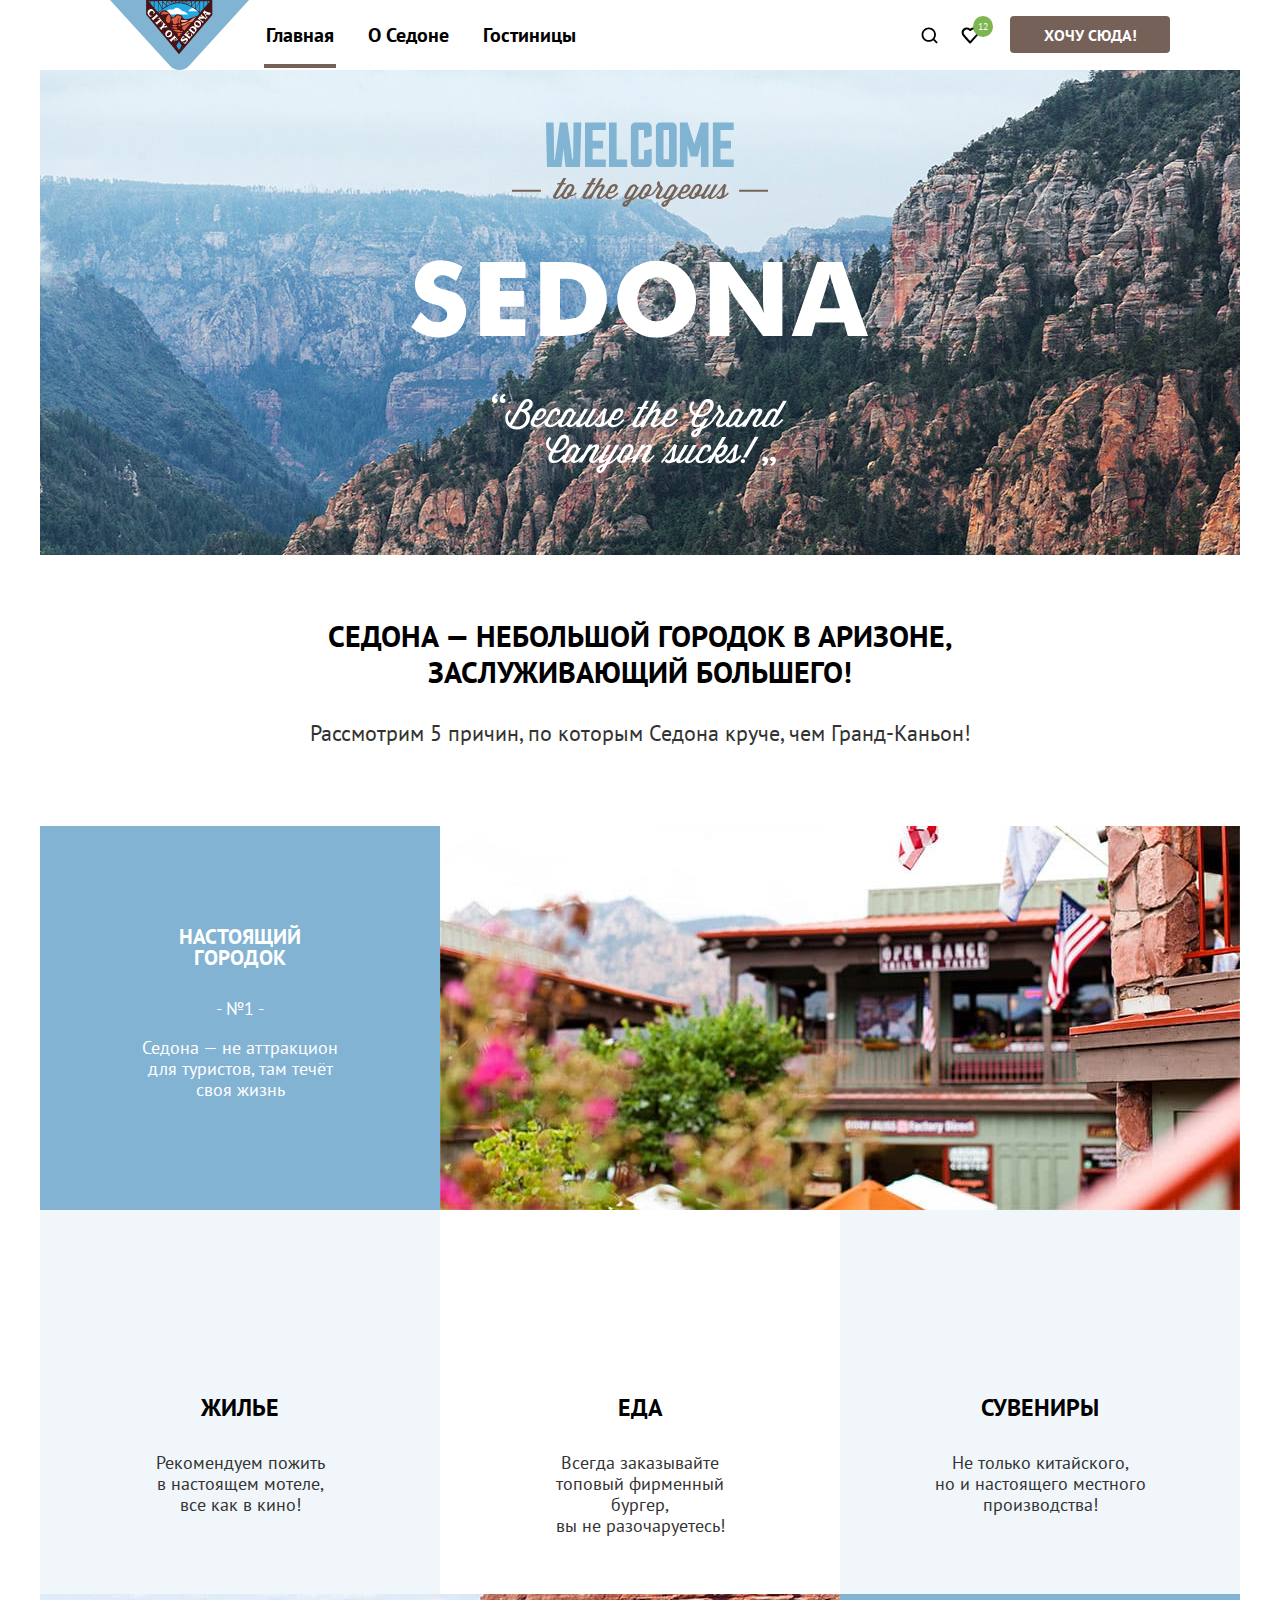
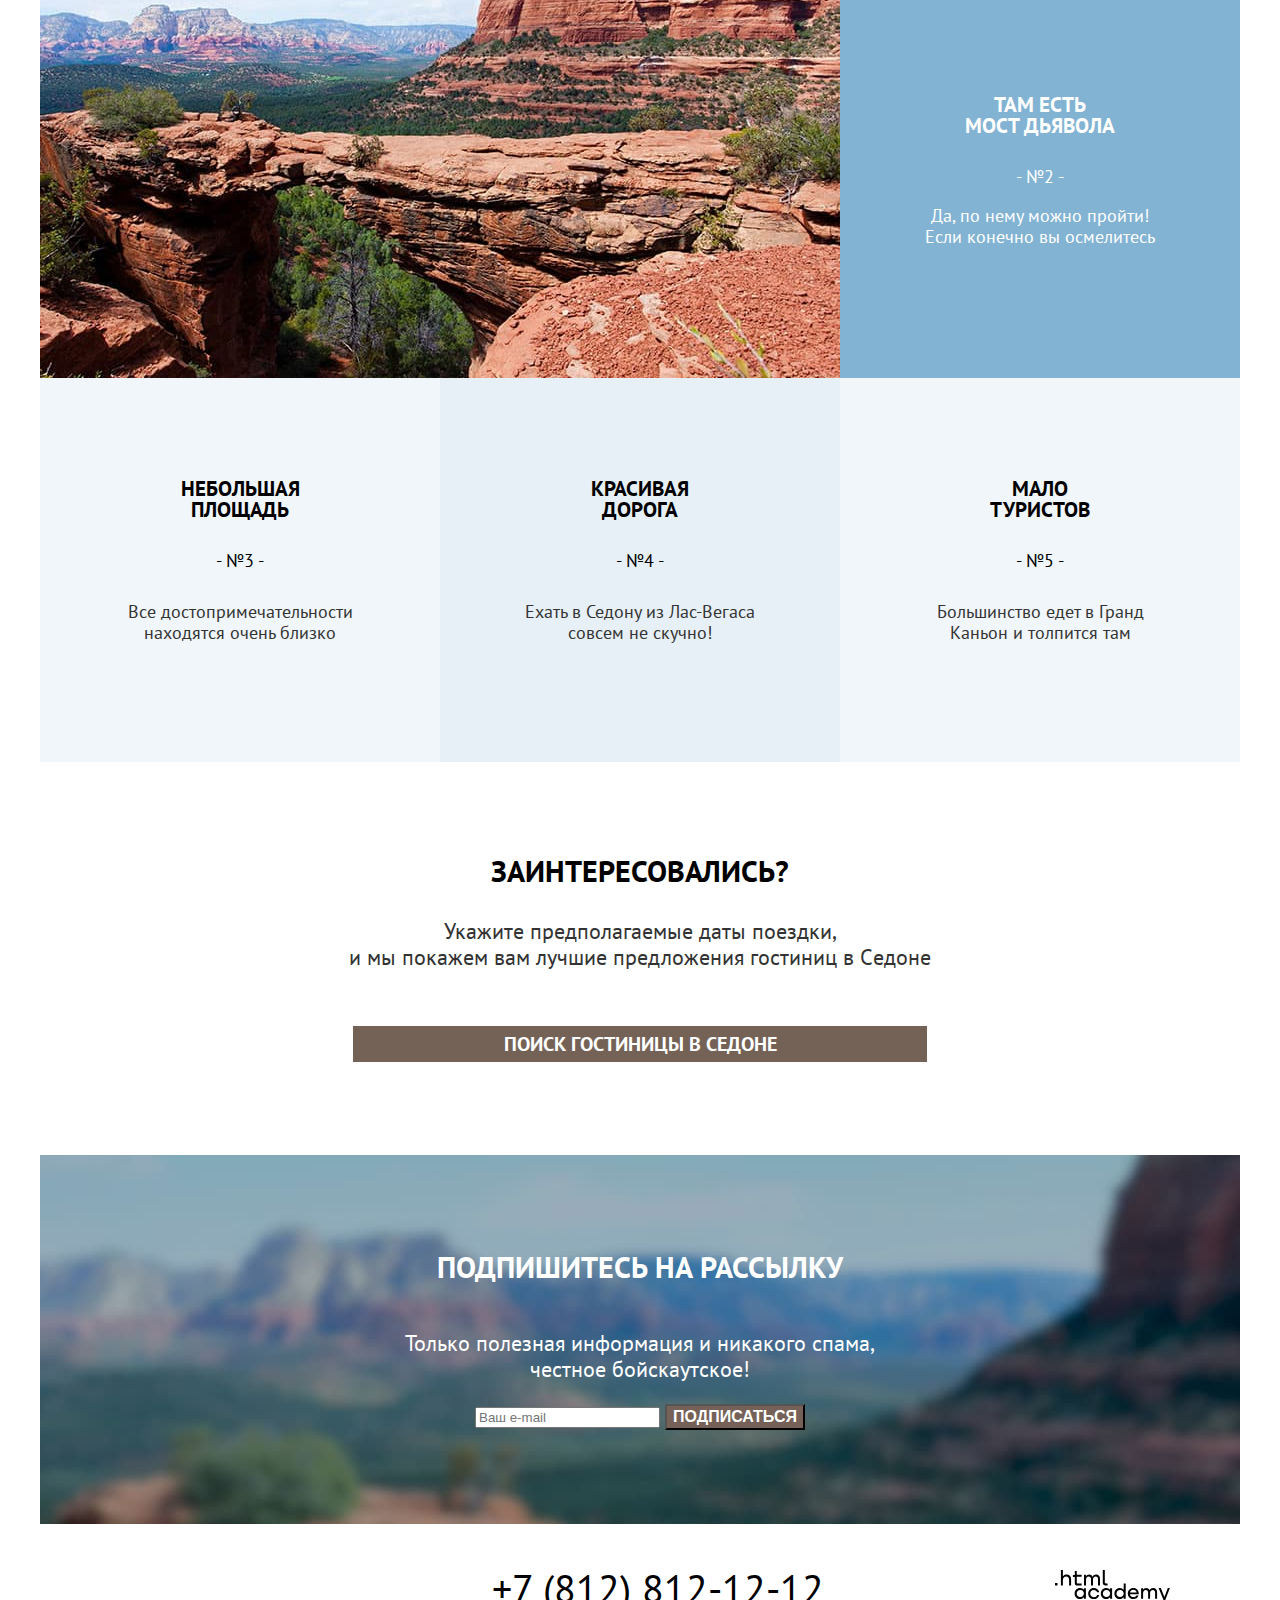
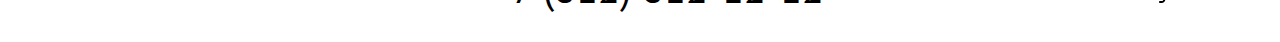
<file: index.html>
<!DOCTYPE html>
<html lang="ru">

  <head>
    <meta charset="utf-8">
    <title>HTML Academy: Седона</title>
    <link rel="stylesheet" href="styles/styles.css">
  </head>

  <body>
    <div class="container">
      <header class="page-header">
        <nav class="navigation">
          <a class="navigation-logo" href="index.html">
            <img class="logo" src="images/logo-sedona.svg"
               width="139" height="70" alt="Логотип туристического городка Седона">
              </img></a>
          <ul class="navigation-list">
            <li class="navigation-item">
              <a class="navigation-link navigation-link-current" href="index.html">Главная</a>
            </li>
            <li class="navigation-item">
              <a class="navigation-link" href="about.html">О Седоне</a>
            </li>
            <li class="navigation-item">
              <a class="navigation-link" href="catalog.html">Гостиницы</a>
          </ul>

          <ul class="navigation-list navigation-user">
            <li class="navigation-item">
              <a class="navigation-link search" href="#">
                <svg class="navigation-icon" aria-hidden="true" focusable="false" width="18" height="17" viewBox="0 0 19 19" fill="none" xmlns="http://www.w3.org/2000/svg">
                <path d="M18.1585 17.05L14.448 13.35C15.4508 12.05 16.1528 10.35 16.1528 8.44995C16.1528 4.04995 12.5426 0.449951 8.13013 0.449951C3.71764 0.449951 0.107422 4.14995 0.107422 8.54995C0.107422 12.95 3.71764 16.55 8.13013 16.55C9.93524 16.55 11.6401 15.95 13.044 14.85L16.7545 18.55L18.1585 17.05ZM8.13013 14.55C4.82076 14.55 2.1131 11.85 2.1131 8.54995C2.1131 5.24995 4.82076 2.54995 8.13013 2.54995C11.4395 2.54995 14.1472 5.24995 14.1472 8.54995C14.1472 11.85 11.4395 14.55 8.13013 14.55Z" fill="black"/>
                </svg>
                <span class="visually-hidden">Поиск</span></a>
            </li>
            <li class="navigation-item">
              <a class="navigation-link favorit" href="#">
                <svg class="navigation-icon icon-favorit" aria-hidden="true" focusable="false"  width="18" height="17" viewBox="0 0 19 17" fill="none" xmlns="http://www.w3.org/2000/svg">
                  <path d="M9.57663 17C9.27578 17 8.97493 16.9 8.77436 16.6C3.35903 10.5 2.05534 9.1 1.75449 8.7C1.0525 7.8 0.651367 6.6 0.651367 5.4C0.651367 2.4 3.05818 0 6.16698 0C7.47067 0 8.67407 0.5 9.67691 1.3C10.6797 0.5 11.9834 0 13.1868 0C16.1954 0 18.7025 2.4 18.7025 5.4C18.7025 6.7 18.201 7.9 17.3988 8.8L10.3789 16.7C10.1783 16.9 9.97776 17 9.57663 17ZM3.5596 7.5C3.86045 7.9 7.06953 11.5 9.67691 14.4L15.8945 7.4C16.3959 6.9 16.5965 6.2 16.5965 5.4C16.5965 3.6 15.0922 2.1 13.2871 2.1C12.2843 2.1 11.2815 2.6 10.5795 3.4C10.2786 3.7 9.97776 3.8 9.67691 3.8C9.37606 3.8 9.07521 3.6 8.87464 3.4C8.17265 2.6 7.16982 2.1 6.16698 2.1C4.36187 2.1 2.85761 3.6 2.85761 5.4C2.75733 6.3 3.15846 7 3.5596 7.5C3.45931 7.5 3.45931 7.5 3.5596 7.5Z" fill="black"/>
                  </svg>
                <span class="visually-hidden">Избраное</span>
                <span class="counter">12</span>
              </a>
            </li>
            <li class="navigation-item-button">
              <a class="button button-header" href="#">Хочу сюда!</a>
            </li>
          </ul>
        </nav>
      </header>

      <main class="main-container main-index">
        <section class="welcome">
          <h1 class="visually-hidden">Sedona</h1> <img class="page-main-text" src="images/header-text.svg"
            alt="Добро пожаловать в городок седона" width="458" height="352">
        </section>
        <section class="divider">
          <div class="divider-container">
            <h2 class="visually-hidden">Достоинства</h2>
            <p class="divider-title">Седона — небольшой городок в Аризоне,<br>заслуживающий большего!</p>
            <p class="divider-text">Рассмотрим 5 причин, по которым Седона круче, чем Гранд-Каньон!</p>
          </div>
        </section>
        <section class="advantages">
          <ul class="advices-list">
            <li class="advices-item blue">
              <h3 class="advantages-title ">Настоящий<br> городок</h3>
              <p class="advantages-nubmer">- №1 -</p>
              <p class="advantages-text">Седона — не аттракцион<br> для туристов, там течёт<br> своя жизнь</p>
            </li>
            <li class="advices-item photo-town"> <img src="images/mountain-town.jpg" alt="улицы седоны" width="800"
                height="384"> </li>
            <li class="advices-item"> <a class="advantages-icons-home">

              </a>
              <h3 class="advices-title">Жилье</h3>
              <p class="advices-text">Рекомендуем пожить<br> в настоящем мотеле,<br> все как в кино!</p>
            </li>
            <li class="advices-item advices-item-eat"> <a class="advantages-icons-eat">

              </a>
              <h3 class="advices-title">Еда</h3>
              <p class="advices-text">Всегда заказывайте<br> топовый фирменный бургер,<br> вы не разочаруетесь!</p>
            </li>
            <li class="advices-item"> <a class="advantages-icons-souvenirs">

              </a>
              <h3 class="advices-title">Сувениры</h3>
              <p class="advices-text">Не только китайского,<br> но и настоящего местного<br> производства!</p>
            </li>
            <li class="advices-item photo-bridge"> <img src="images/devil-bridge.jpg" alt="фото моста дьявола"
                width="800" height="384"> </li>
            <li class="advices-item blue">
              <h3 class="advantages-title">Там есть<br> мост дьявола</h3>
              <p class="advantages-nubmer">- №2 -</p>
              <p class="advantages-text">Да, по нему можно пройти!<br> Если конечно вы осмелитесь</p>
            </li>
            <li class="advices-item">
              <h3 class="advantages-title">Небольшая площадь</h3>
              <p class="advices-nubmer ">- №3 -</p>
              <p class="advices-text">Все достопримечательности<br> находятся очень близко</p>
            </li>
            <li class="advices-item advices-item-road">
              <h3 class="advantages-title">Красивая<br>дорога</h3>
              <p class="advisces-nubmer advisces-nubmer-road">- №4 -</p>
              <p class="advices-text">Ехать в Седону из Лас-Вегаса<br> совсем не скучно!</p>
            </li>
            <li class="advices-item">
              <h3 class="advantages-title">Мало <br>туристов</h3>
              <p class="advices-nubmer ">- №5 -</p>
              <p class="advices-text">Большинство едет в Гранд<br> Каньон и толпится там</p>
            </li>
          </ul>
        </section>
        <section class="hotel-search">
          <h2 class="visually-hidden">Форма поиска гостинницы</h2> <strong
            class="hotel-intro">Заинтересовались?</strong>
          <p class="hotel-search-text">Укажите предполагаемые даты поездки,<br> и мы покажем вам лучшие предложения
            гостиниц в Cедоне</p> <a class="button btn-search-hotel" href="catalog.html">ПОИСК ГОСТИНИЦЫ В СЕДОНЕ</a>
        </section>
        <section class="newsletter">
          <h2 class="newsletter-header">Подпишитесь на рассылку</h2>
          <p class="newsletter-text">Только полезная информация и никакого спама,<br> честное бойскаутское!</p>
          <form action="https://echo.htmlacademy.ru" method="post" class="subscribe-form"> <input type="email"
              name="email" placeholder="Ваш e-mail" required class="subscribe-email"> <input type="submit"
              value="Подписаться" class="button button-subcribe"> </form>
        </section>
      </main>
      <footer class="page-footer">
        <div class="page-footer-container">
          <section class="social">
            <ul class="social-list">
              <li class="social-item">
                <a class="social-link" href="#">
                  <span class="visually-hidden">VK</span>
                </a>
              </li>
              <li class="social-item">
                <a class="social-link" href="#">
                  <span class="visually-hidden">Telegramm</span>
                </a>
              </li>
              <li class="social-item">
                <a class="social-link" href="#">
                  <span class="visually-hidden">Youtube</span>
                </a>
              </li>
            </ul>
          </section>
          <address class="contact">
            <a class="contact-phone" href="tel:88128121212">
              +7 (812) 812-12-12
            </a>
          </address>
          <section class="logo-footer-academy">
            <a class="logo-link" href="https://htmlacademy.ru"><img class="logo-academy" src="images/academy-logo.svg"
                width="115" height="33" alt="Логотип html Academy"></a>
          </section>
        </div>
      </footer>
    </div>
  </body>

</html>
</file>
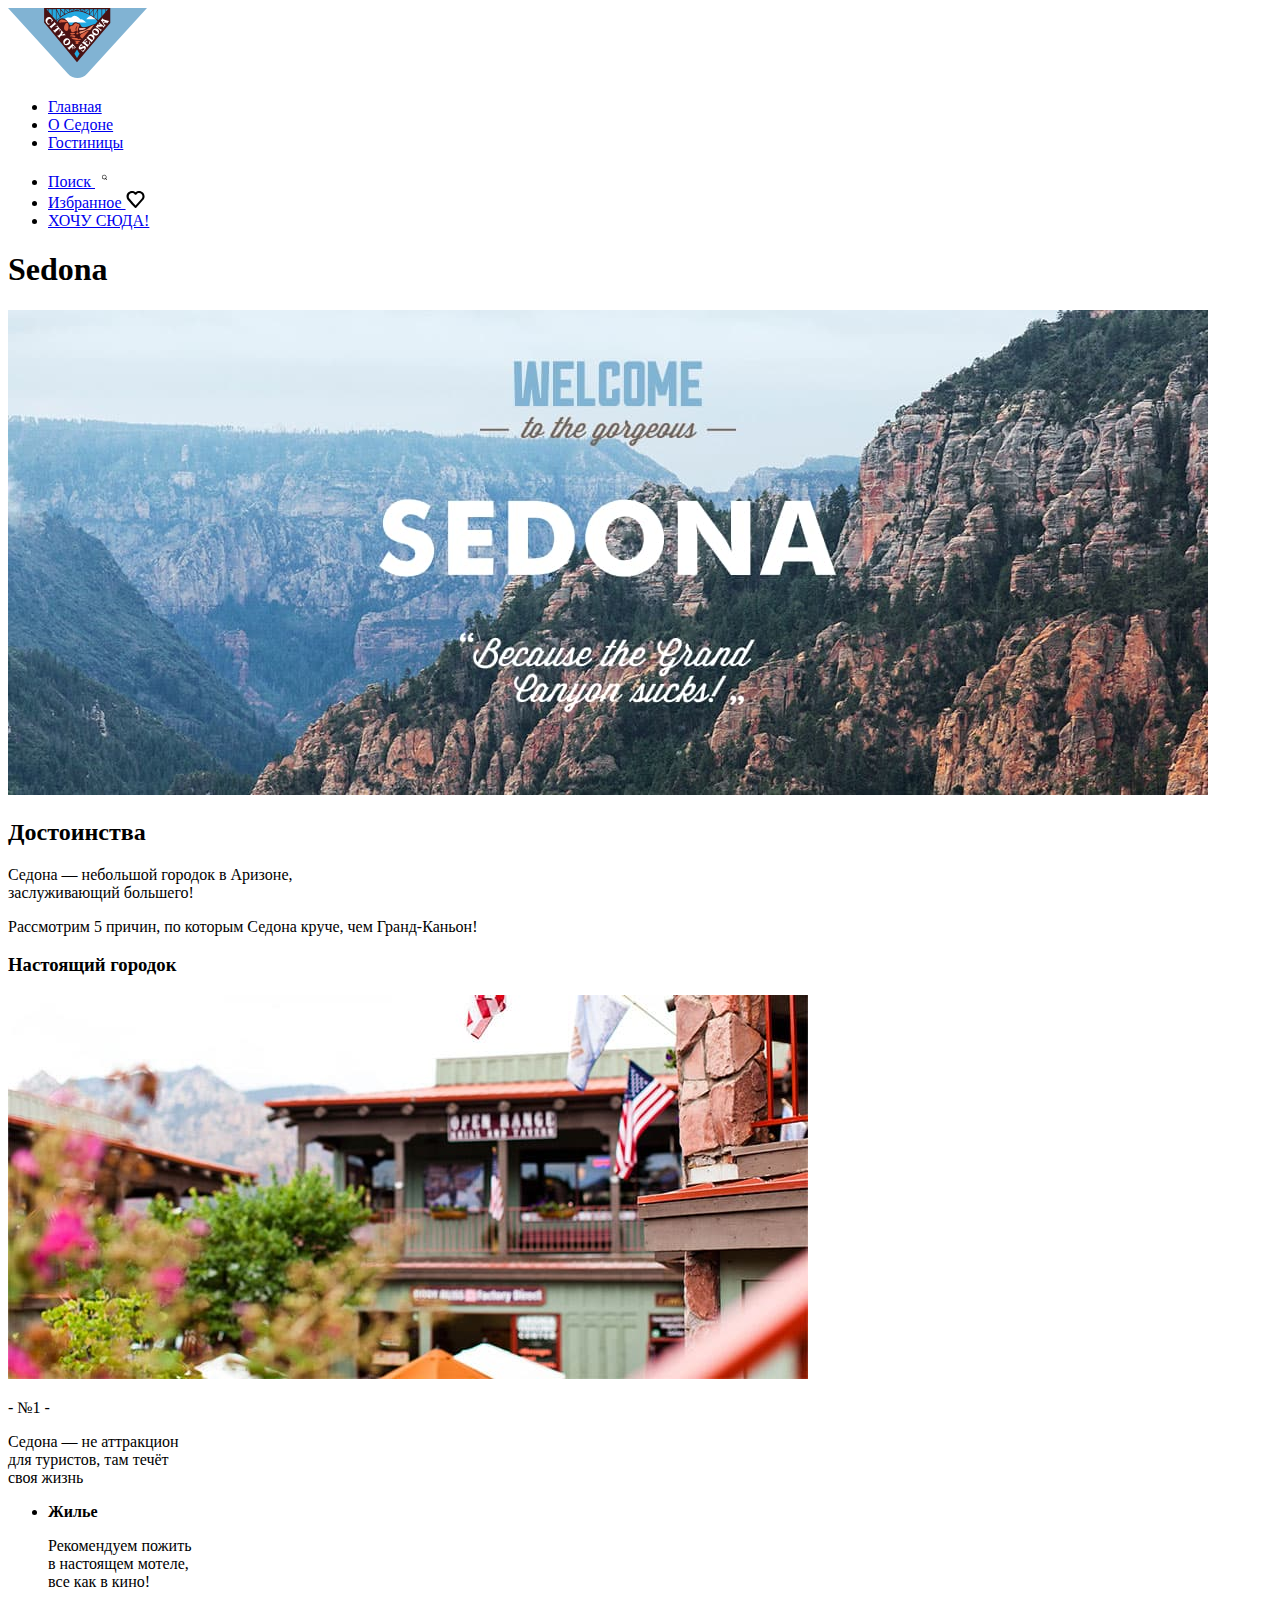
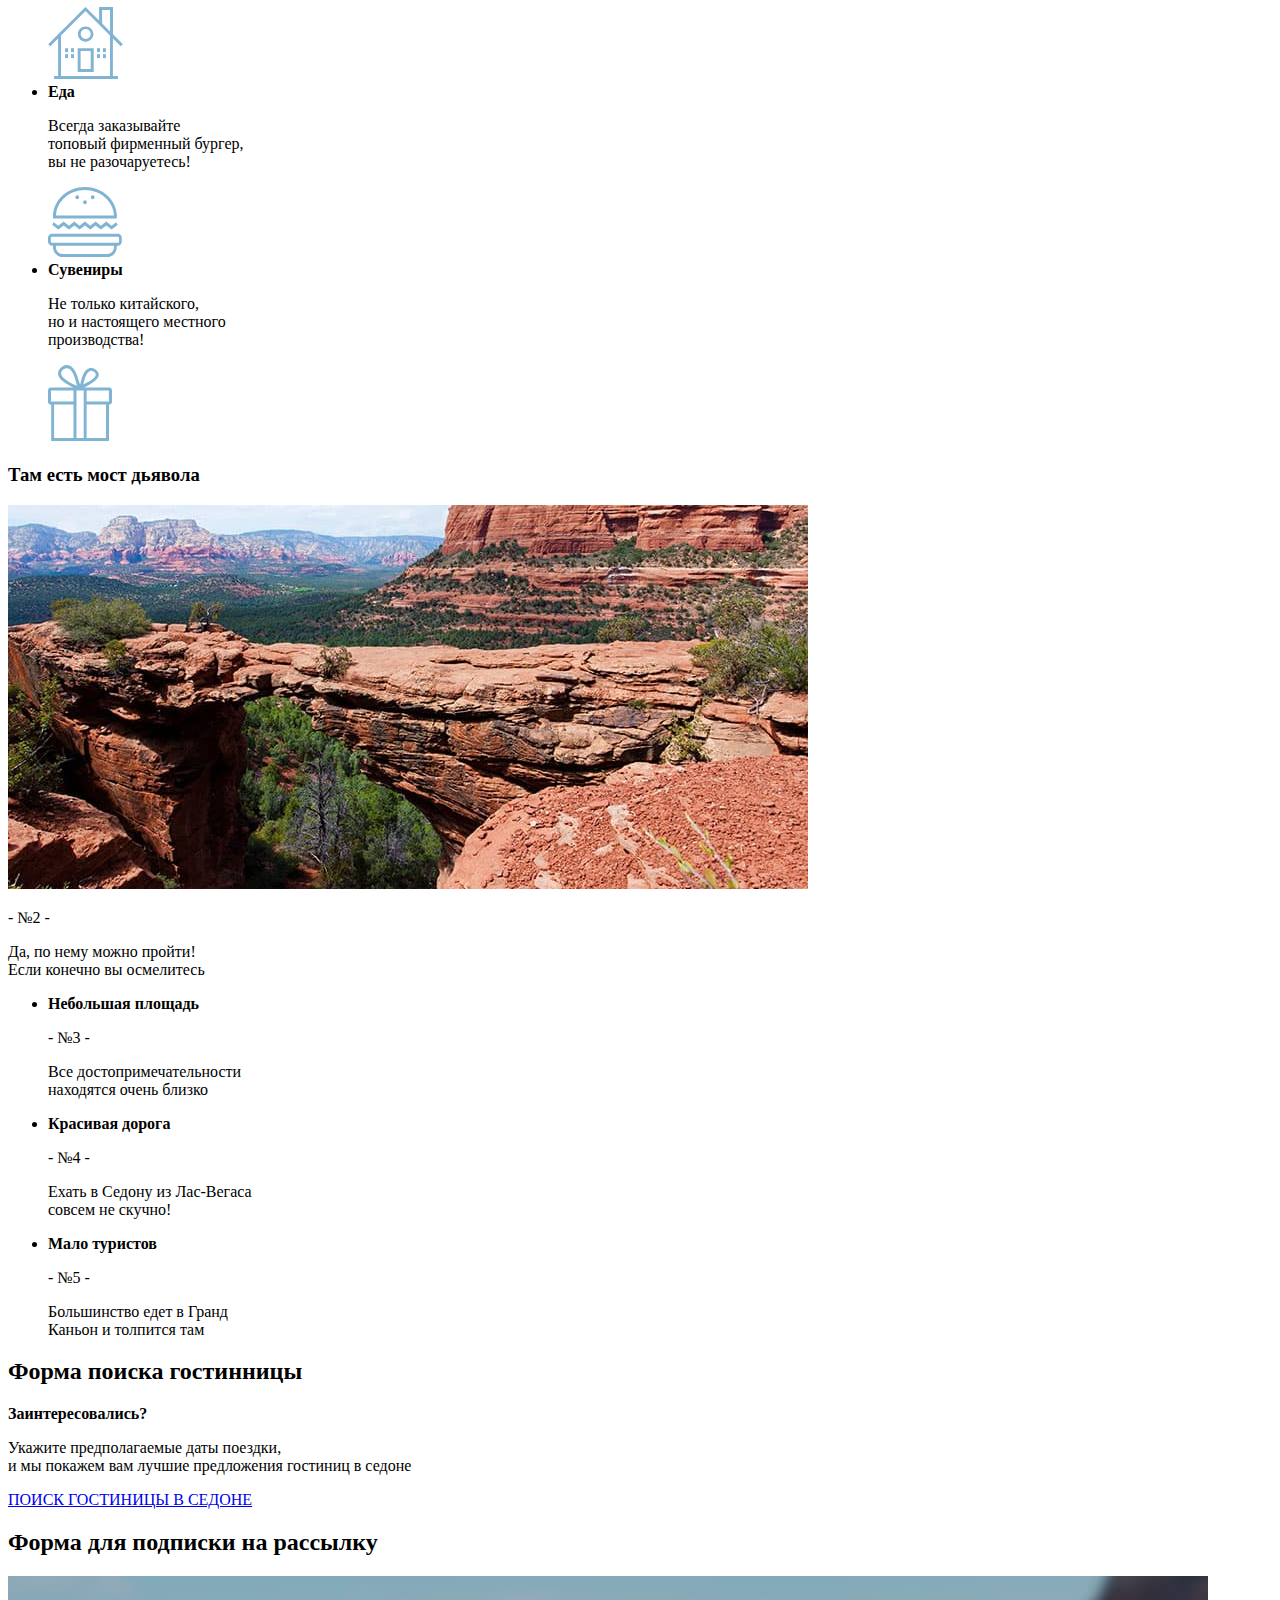
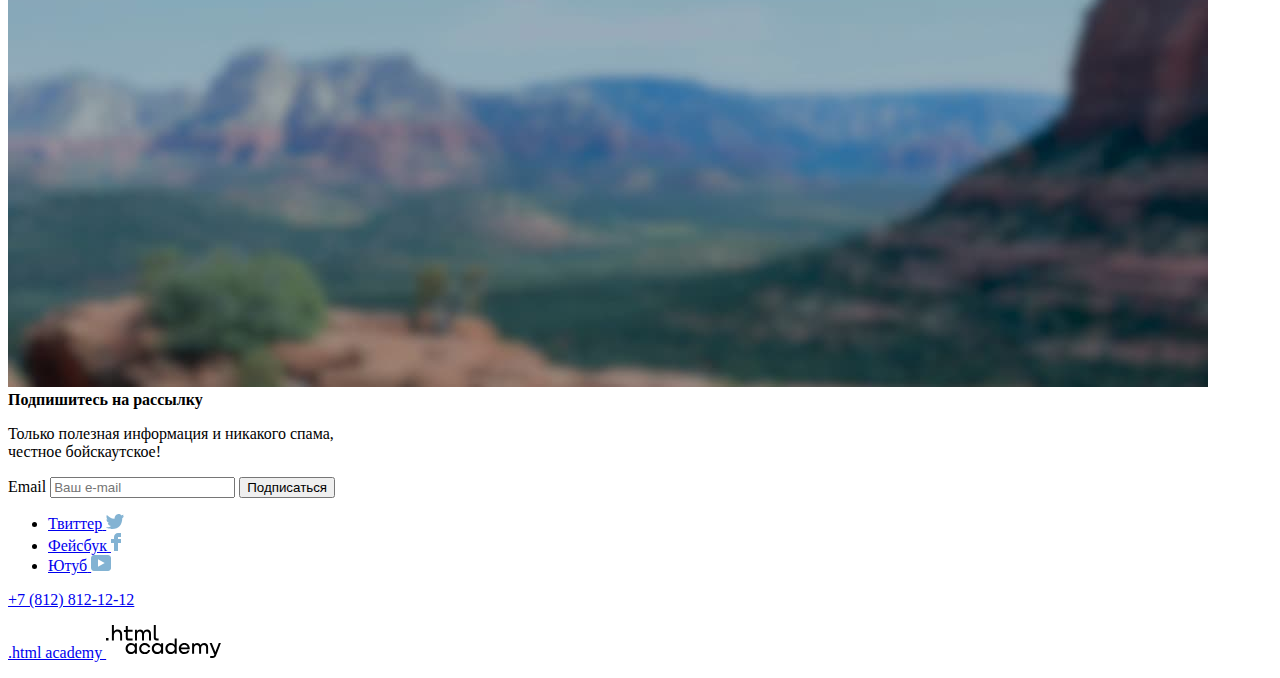
<file: 3/index.html>
<!DOCTYPE html>
<html lang="ru">
<head>
  <meta charset="utf-8">
  <title>HTML Academy: Седона</title>
  <base href="https://htmlacademy-htmlcss.github.io/1844021-sedona-34/3/">
</head>
<body>
  <header class="page-header">
    <nav class="navigation">
      <a class="main-header-logo">
        <img src="images/logo-sedona.svg" alt="Логотип сайта городка Седона" width="139" height="70"></a>
      </a>
      <ul class="navigation-list">
        <li class="navigation-item">
          <a class="navigation-link" href="#">Главная</a>
        </li>
        <li class="navigation-item">
          <a class="navigation-link" href="#">О Седоне</a>
        </li>
        <li class="navigation-item">
          <a class="navigation-link" href="catalog.html">Гостиницы</a>
        </li>
      </ul>
      <ul class="navigation-list navigation-user">
        <li class="navigation-item">
          <a class="navigation-link" href="#">
            Поиск
            <img src="images/header-search.svg" alt="поиск" width="19" height="19">
          </a>
        </li>
        <li class="navigation-item">
          <a class="navigation-link" href="#">
            Избранное
            <img src="images/header-favorite.svg" alt="избранное" width="19" height="17">
          </a>
        </li>
        <li class="navigation-item">
          <a href="catalog.html">ХОЧУ СЮДА!</a>
        </li>
      </ul>
    </nav>
  </header>
  <main class="main-index">
    <h1 class="visually-hidden">Sedona</h1>
    <a class="header-background">
      <img class="logo" src="images/sedona-welcome.jpg" alt="Логотип городка Седона" width="1200" height="485">
    </a>
    <section class="advantages">
      <h2 class="visually-hidden">Достоинства</h2>
      <p>Седона — небольшой городок в Аризоне,<br>заслуживающий большего!</p>
      <p>Рассмотрим 5 причин, по которым Седона круче, чем Гранд-Каньон!</p>
      <div class="advantages-block">
        <h3 class="advantages-title">Настоящий
          городок</h3>
        <a class="advantages-image-town">
          <img src="images/mountain-town.jpg" alt="улицы седоны" width="800" height="384">
        </a>
        <p class="advantages-nubmer">- №1 -</p>
        <p class="advantages-text">Седона — не аттракцион<br> для туристов, там течёт<br>
          своя жизнь</p>
      </div>
      <ul class="advices-list">
        <li class="advices-item">
          <b class="advices-title">Жилье</b>
          <p class="advices-text">Рекомендуем пожить<br> в настоящем мотеле,<br> все как в кино!</p>
          <a class="advantages-icons-home">
            <img src="images/icon-1.svg" alt="жилье" width="75" height="72">
          </a>
        </li>
        <li class="advices-item">
          <b class="advices-itle">Еда</b>
          <p class="advices-text">Всегда заказывайте<br> топовый фирменный бургер,<br> вы не разочаруетесь!</p>
          <a class="advantages-icons-eat">
            <img src="images/icon-2.svg" alt="еда" width="74" height="70">
          </a>
        </li>
        <li class="advices-item ">
          <b class="advices-title">Сувениры</b>
          <p class="advices-text">Не только китайского,<br> но и настоящего местного<br> производства!</p>
          <a class="advantages-icons-souvenirs">
            <img src="images/icon-3.svg" alt="сувениры" width="64" height="76">
          </a>
        </li>
      </ul>
      <div class="advantages-block">
        <h3 class="advantages-title">Там есть
          мост дьявола</h3>
        <a class="advantages-image-bridge">
          <img src="images/devil-bridge.jpg" alt="фото моста дьявола" width="800" height="384">
        </a>
        <p class="advantages-nubmer">- №2 -</p>
        <p class="advantages-text">Да, по нему можно пройти!<br> Если конечно вы осмелитесь</p>
      </div>
      <ul class="advices-list">
        <li class="advices-item">
          <b class="advices-title">Небольшая площадь</b>
          <p class="advantages-nubmer">- №3 -</p>
          <p class="advices-text">Все достопримечательности<br> находятся очень близко</p>
        </li>
        <li class="advices-item">
          <b class="advices-title">Красивая дорога</b>
          <p class="advantages-nubmer">- №4 -</p>
          <p class="advices__text">Ехать в Седону из Лас-Вегаса<br> совсем не скучно!</p>
        </li>

        <li class="advices-item ">
          <b class="advices-title">Мало туристов</b>
          <p class="advantages-nubmer">- №5 -</p>
          <p class="advices-text">Большинство едет в Гранд<br> Каньон и толпится там</p>
        </li>
      </ul>
    </section>
    <section class="hotel-search">
      <h2 class="visually-hidden">Форма поиска гостинницы</h2>
      <strong class="hotel-intro">Заинтересовались?</strong>
      <p class="hotel-search-text">Укажите предполагаемые даты поездки,<br> и мы покажем вам лучшие предложения гостиниц
        в седоне</p>
      <a class="button" href="catalog.html">ПОИСК ГОСТИНИЦЫ В СЕДОНЕ</a>
    </section>
    <section class="newsletter">
      <h2 class="visually-hidden">Форма для подписки на рассылку</h2>
      <a class="background-email">
        <img src="images/email.jpg" alt="фон секции с отправкой емайл" width="1200" height="411">
      </a>
      <b class="newsletter">Подпишитесь на рассылку</b>
      <p class="newsletter-text">Только полезная информация и никакого спама,<br> честное бойскаутское!</p>
      <form class="newsletter-form" action="https://echo.htmlacademy.ru/" method="post">
        <label for="newsletter-email">Email</label>
        <input class="field" placeholder="Ваш e-mail" type="email" name="newsletter-email" id="newsletter-email"
          required>
        <button class="button newsletter-button" type="submit">
          <span class="visually-hidden">Подписаться</span>
        </button>
      </form>
    </section>
  </main>
  <footer class="page-footer">
    <ul class="footer-social-list">
      <li class="footer-social-item">
        <a class="button" href="https://twitter.com/htmlacademy_ru">
          <span class="visually-hidden">Твиттер</span>
          <img src="images/twitter.svg" alt="твиттер" width="18" height="15">
        </a>
      </li>
      <li class="footer-social-item">
        <a class="button" href="https://www.facebook.com/htmlacademy">
          <span class="visually-hidden">Фейсбук</span>
          <img src="images/facebook.svg" alt="фейсбук" width="10" height="18">
        </a>
      </li>
      <li class="footer-social-item">
        <a class="button" href="https://www.youtube.com/c/HTMLAcademyRUS">
          <span class="visually-hidden">Ютуб</span>
          <img src="images/youtube.svg" alt="ютуб" width="20" height="16">
        </a>
      </li>
    </ul>
    <a class="footer-contacts-address-phone" href="tel:++78128121212">+7 (812) 812-12-12</a>
    <p class="about-text">
      <a class="htmlacademy-link" href="https://htmlacademy.ru/">
        .html academy
        <img src="images/academy-logo.svg" alt="логотип академии" width="115" height="33">
      </a>
    </p>
  </footer>
</body>
</html>
</file>
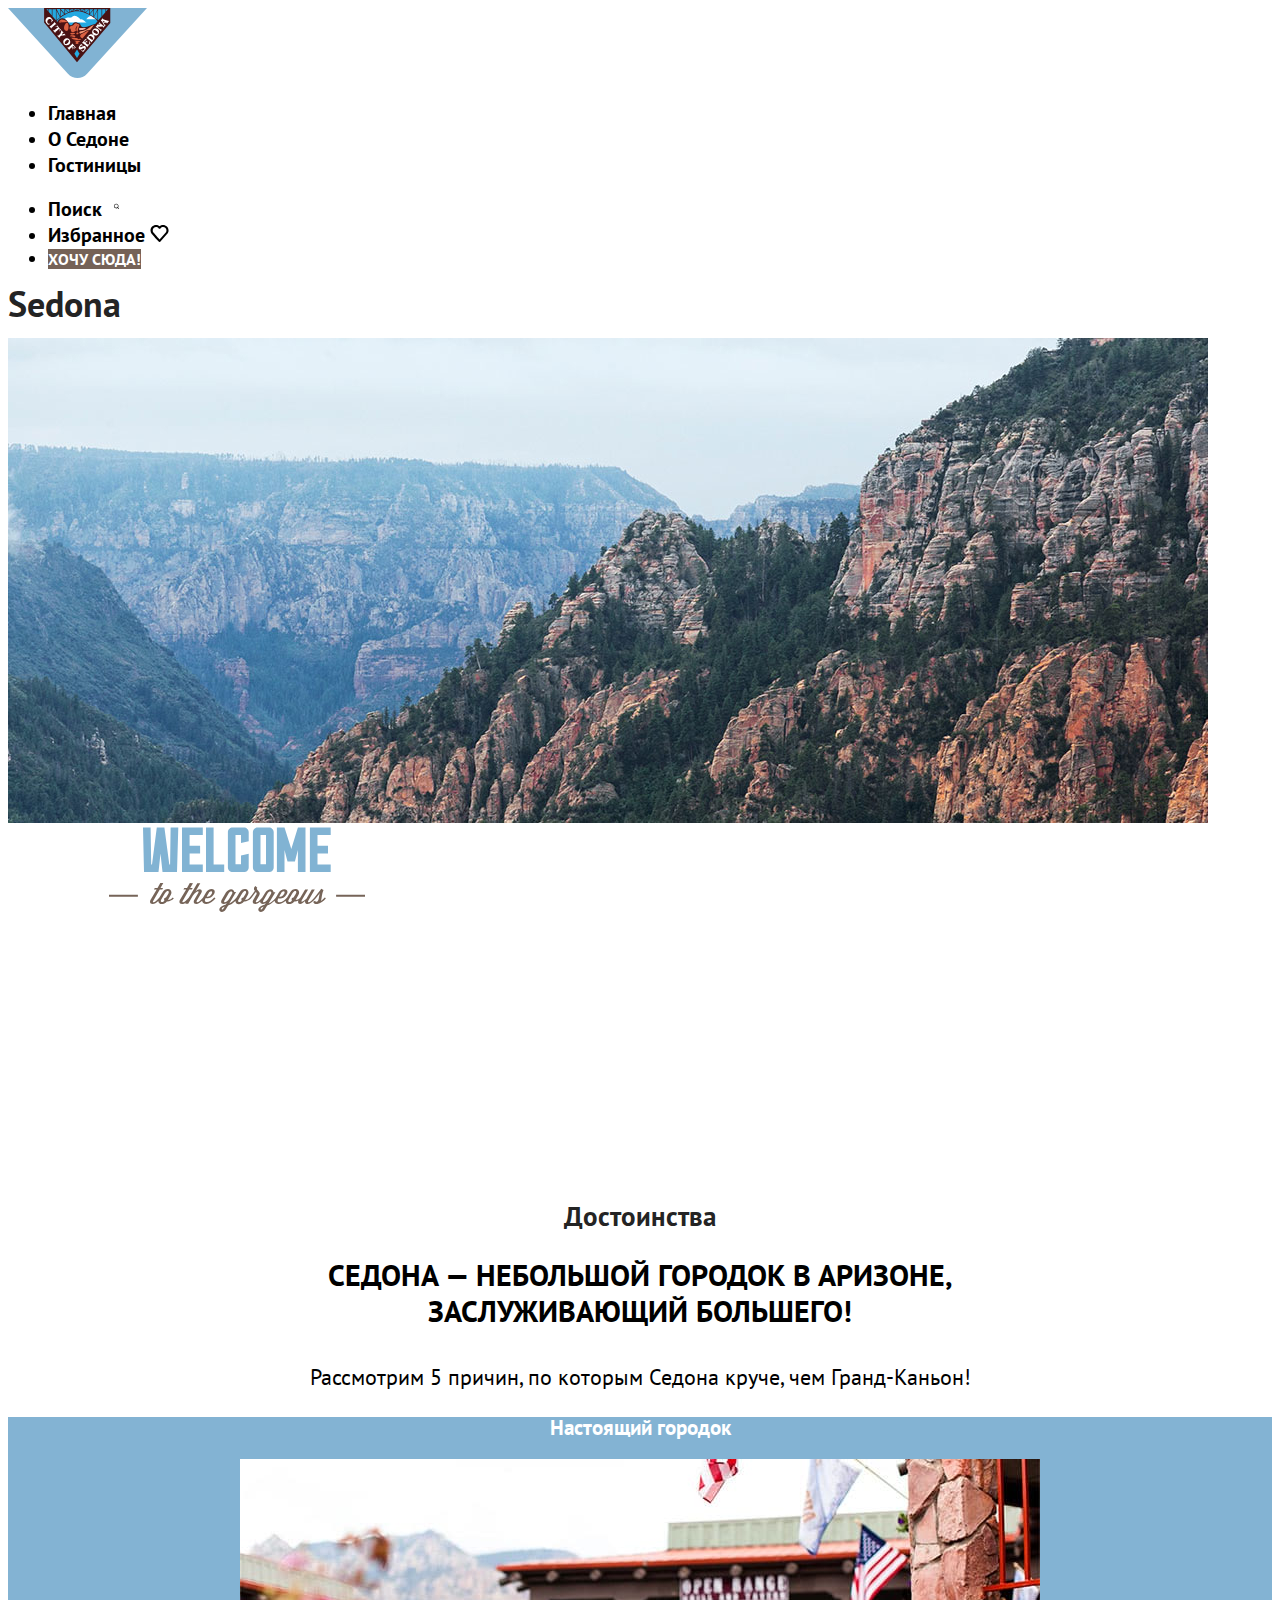
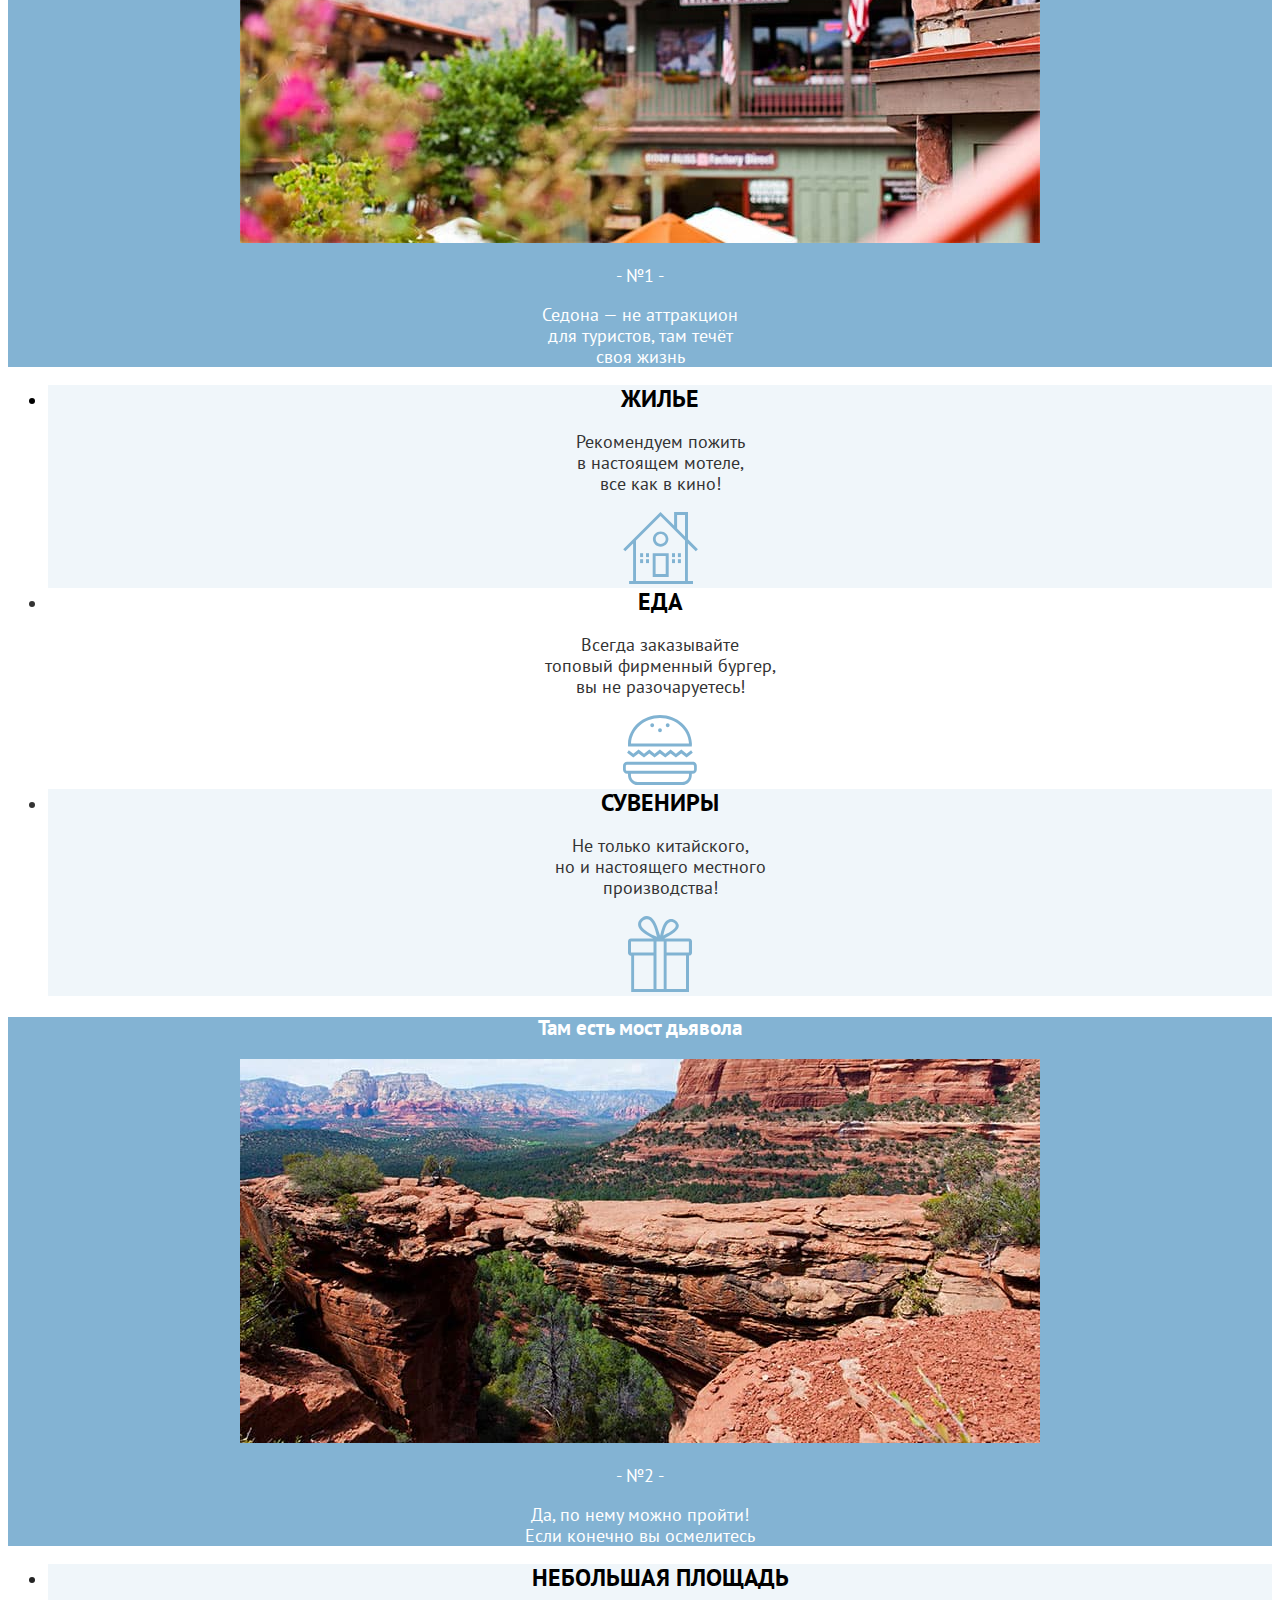
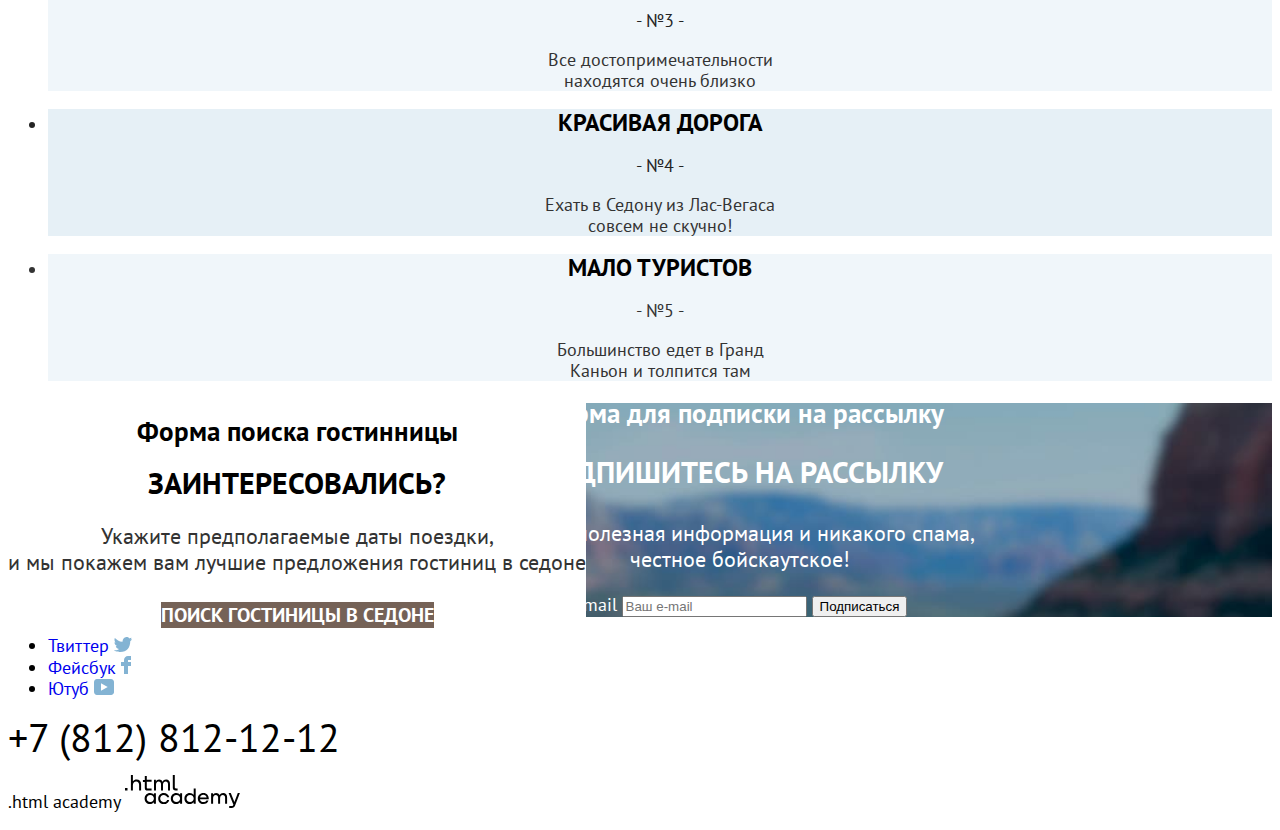
<file: 4/index.html>
<!DOCTYPE html>
<html lang="ru">
<head>
  <meta charset="utf-8">
  <title>HTML Academy: Седона</title>
  <link rel="stylesheet" href="styles/styles.css">
  <base href="https://htmlacademy-htmlcss.github.io/1844021-sedona-34/4/">
</head>
<body>
  <header class="page-header">
    <nav class="navigation">
      <a class="main-header-logo">
        <img src="images/logo-sedona.svg" alt="Логотип сайта городка Седона" width="139" height="70"></a>
      </a>
      <ul class="navigation-list">
        <li class="navigation-item">
          <a class="navigation-link" href="#">Главная</a>
        </li>
        <li class="navigation-item">
          <a class="navigation-link" href="#">О Седоне</a>
        </li>
        <li class="navigation-item">
          <a class="navigation-link" href="catalog.html">Гостиницы</a>
        </li>
      </ul>
      <ul class="navigation-list navigation-user">
        <li class="navigation-item">
          <a class="navigation-link" href="#">
            Поиск
            <img src="images/header-search.svg" alt="поиск" width="19" height="19">
          </a>
        </li>
        <li class="navigation-item">
          <a class="navigation-link" href="#">
            Избранное
            <img src="images/header-favorite.svg" alt="избранное" width="19" height="17">
          </a>
        </li>
        <li class="navigation-item">
          <a  class="navigation-item-link" href="catalog.html">ХОЧУ СЮДА!</a>
        </li>
      </ul>
    </nav>
  </header>
  <main class="main-index">
    <h1 class="visually-hidden">Sedona</h1>
    <a class="page-main">
      <img class="background-page-main" src="images/background-header.jpg" alt="фон логотипа городка Седона" width="1200" height="485">
      <img class="page-main-text" src="images/header-text.svg" alt="Добро пожаловать в городок седона" width="458" height="352">
    </a>
    <section class="advantages">
      <h2 class="visually-hidden">Достоинства</h2>
      <p class="advatages-title">Седона — небольшой городок в Аризоне,<br>заслуживающий большего!</p>
      <p class="advantages-description">Рассмотрим 5 причин, по которым Седона круче, чем Гранд-Каньон!</p>
      <div class="advantages-block">
        <h3 class="advantages-title">Настоящий
          городок</h3>
        <a class="advantages-image-town">
          <img src="images/mountain-town.jpg" alt="улицы седоны" width="800" height="384">
        </a>
        <p class="advantages-nubmer">- №1 -</p>
        <p class="advantages-text">Седона — не аттракцион<br> для туристов, там течёт<br>
          своя жизнь</p>
      </div>
      <ul class="advices-list">
        <li class="advices-item-home">
          <b class="advices-title">Жилье</b>
          <p class="advices-text">Рекомендуем пожить<br> в настоящем мотеле,<br> все как в кино!</p>
          <a class="advantages-icons-home">
            <img src="images/icon-1.svg" alt="жилье" width="75" height="72">
          </a>
        </li>
        <li class="advices-item-eat">
          <b class="advices-title">Еда</b>
          <p class="advices-text">Всегда заказывайте<br> топовый фирменный бургер,<br> вы не разочаруетесь!</p>
          <a class="advantages-icons-eat">
            <img src="images/icon-2.svg" alt="еда" width="74" height="70">
          </a>
        </li>
        <li class="advices-item-souvenirs">
          <b class="advices-title">Сувениры</b>
          <p class="advices-text">Не только китайского,<br> но и настоящего местного<br> производства!</p>
          <a class="advantages-icons-souvenirs">
            <img src="images/icon-3.svg" alt="сувениры" width="64" height="76">
          </a>
        </li>
      </ul>
      <div class="advantages-block">
        <h3 class="advantages-title">Там есть
          мост дьявола</h3>
        <a class="advantages-image-bridge">
          <img src="images/devil-bridge.jpg" alt="фото моста дьявола" width="800" height="384">
        </a>
        <p class="advantages-nubmer">- №2 -</p>
        <p class="advantages-text">Да, по нему можно пройти!<br> Если конечно вы осмелитесь</p>
      </div>
      <ul class="advices-list">
        <li class="advices-item-square">
          <b class="advices-title">Небольшая площадь</b>
          <p class="advantages-nubmer">- №3 -</p>
          <p class="advices-text">Все достопримечательности<br> находятся очень близко</p>
        </li>
        <li class="advices-item-road">
          <b class="advices-title">Красивая дорога</b>
          <p class="advantages-nubmer">- №4 -</p>
          <p class="advices-text">Ехать в Седону из Лас-Вегаса<br> совсем не скучно!</p>
        </li>

        <li class="advices-item-tourist">
          <b class="advices-title">Мало туристов</b>
          <p class="advantages-nubmer">- №5 -</p>
          <p class="advices-text">Большинство едет в Гранд<br> Каньон и толпится там</p>
        </li>
      </ul>
    </section>
    <section class="hotel-search">
      <h2 class="visually-hidden">Форма поиска гостинницы</h2>
      <strong class="hotel-intro">Заинтересовались?</strong>
      <p class="hotel-search-text">Укажите предполагаемые даты поездки,<br> и мы покажем вам лучшие предложения гостиниц
        в седоне</p>
      <a class="button-search-hotel" href="catalog.html">ПОИСК ГОСТИНИЦЫ В СЕДОНЕ</a>
    </section>
    <section class="newsletter">
      <h2 class="visually-hidden">Форма для подписки на рассылку</h2>
      <p class="newsletter-header">Подпишитесь на рассылку</p>
      <p class="newsletter-text">Только полезная информация и никакого спама,<br> честное бойскаутское!</p>
      <form class="newsletter-form" action="https://echo.htmlacademy.ru/" method="post">
        <label for="newsletter-email">Email</label>
        <input class="field" placeholder="Ваш e-mail" type="email" name="newsletter-email" id="newsletter-email"
          required>
        <button class="button newsletter-button" type="submit">
          <span class="visually-hidden">Подписаться</span>
        </button>
      </form>
    </section>
  </main>
  <footer class="page-footer">
    <ul class="footer-social-list">
      <li class="footer-social-item">
        <a class="button" href="https://twitter.com/htmlacademy_ru">
          <span class="visually-hidden">Твиттер</span>
          <img src="images/twitter.svg" alt="твиттер" width="18" height="15">
        </a>
      </li>
      <li class="footer-social-item">
        <a class="button" href="https://www.facebook.com/htmlacademy">
          <span class="visually-hidden">Фейсбук</span>
          <img src="images/facebook.svg" alt="фейсбук" width="10" height="18">
        </a>
      </li>
      <li class="footer-social-item">
        <a class="button" href="https://www.youtube.com/c/HTMLAcademyRUS">
          <span class="visually-hidden">Ютуб</span>
          <img src="images/youtube.svg" alt="ютуб" width="20" height="16">
        </a>
      </li>
    </ul>
    <a class="footer-contacts-address-phone" href="tel:++78128121212">+7 (812) 812-12-12</a>
    <p class="about-text">
      <a class="htmlacademy-link" href="https://htmlacademy.ru/">
        .html academy
        <img src="images/academy-logo.svg" alt="логотип академии" width="115" height="33">
      </a>
    </p>
  </footer>
</body>
</html>
</file>
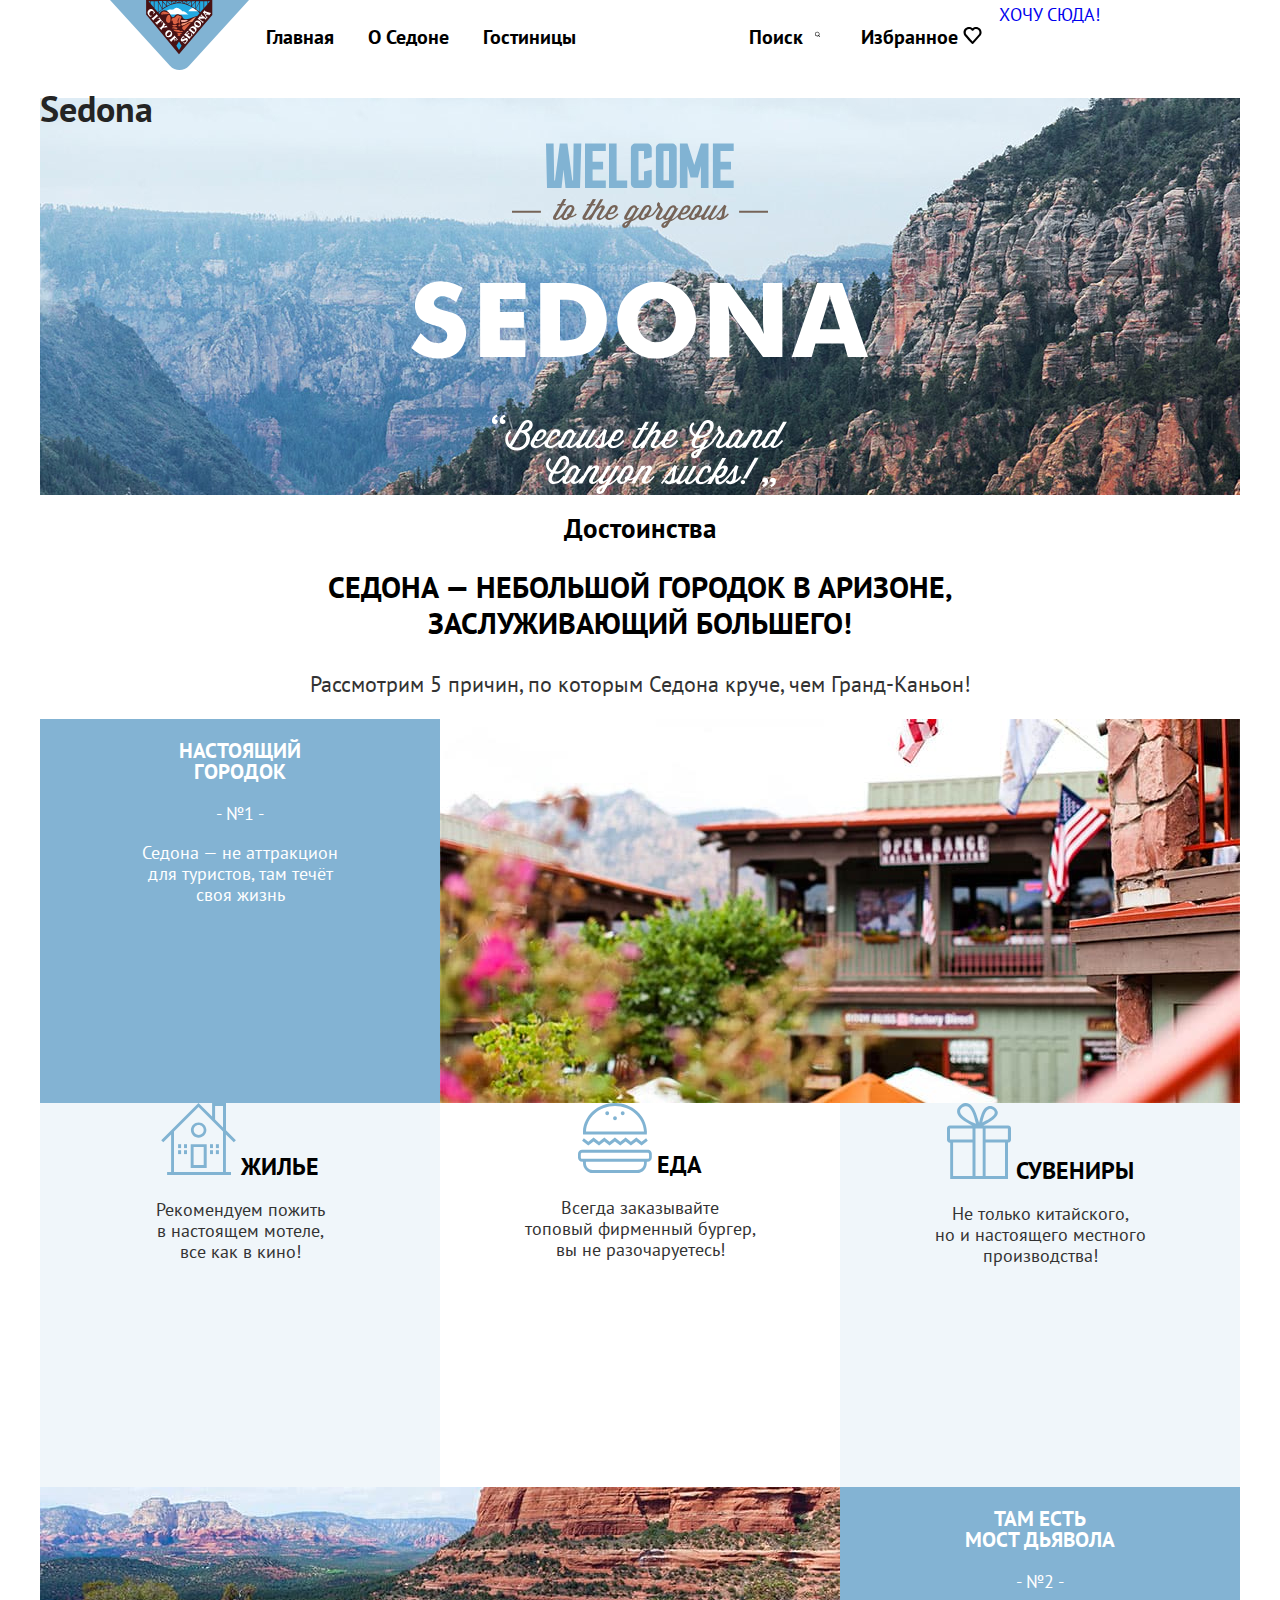
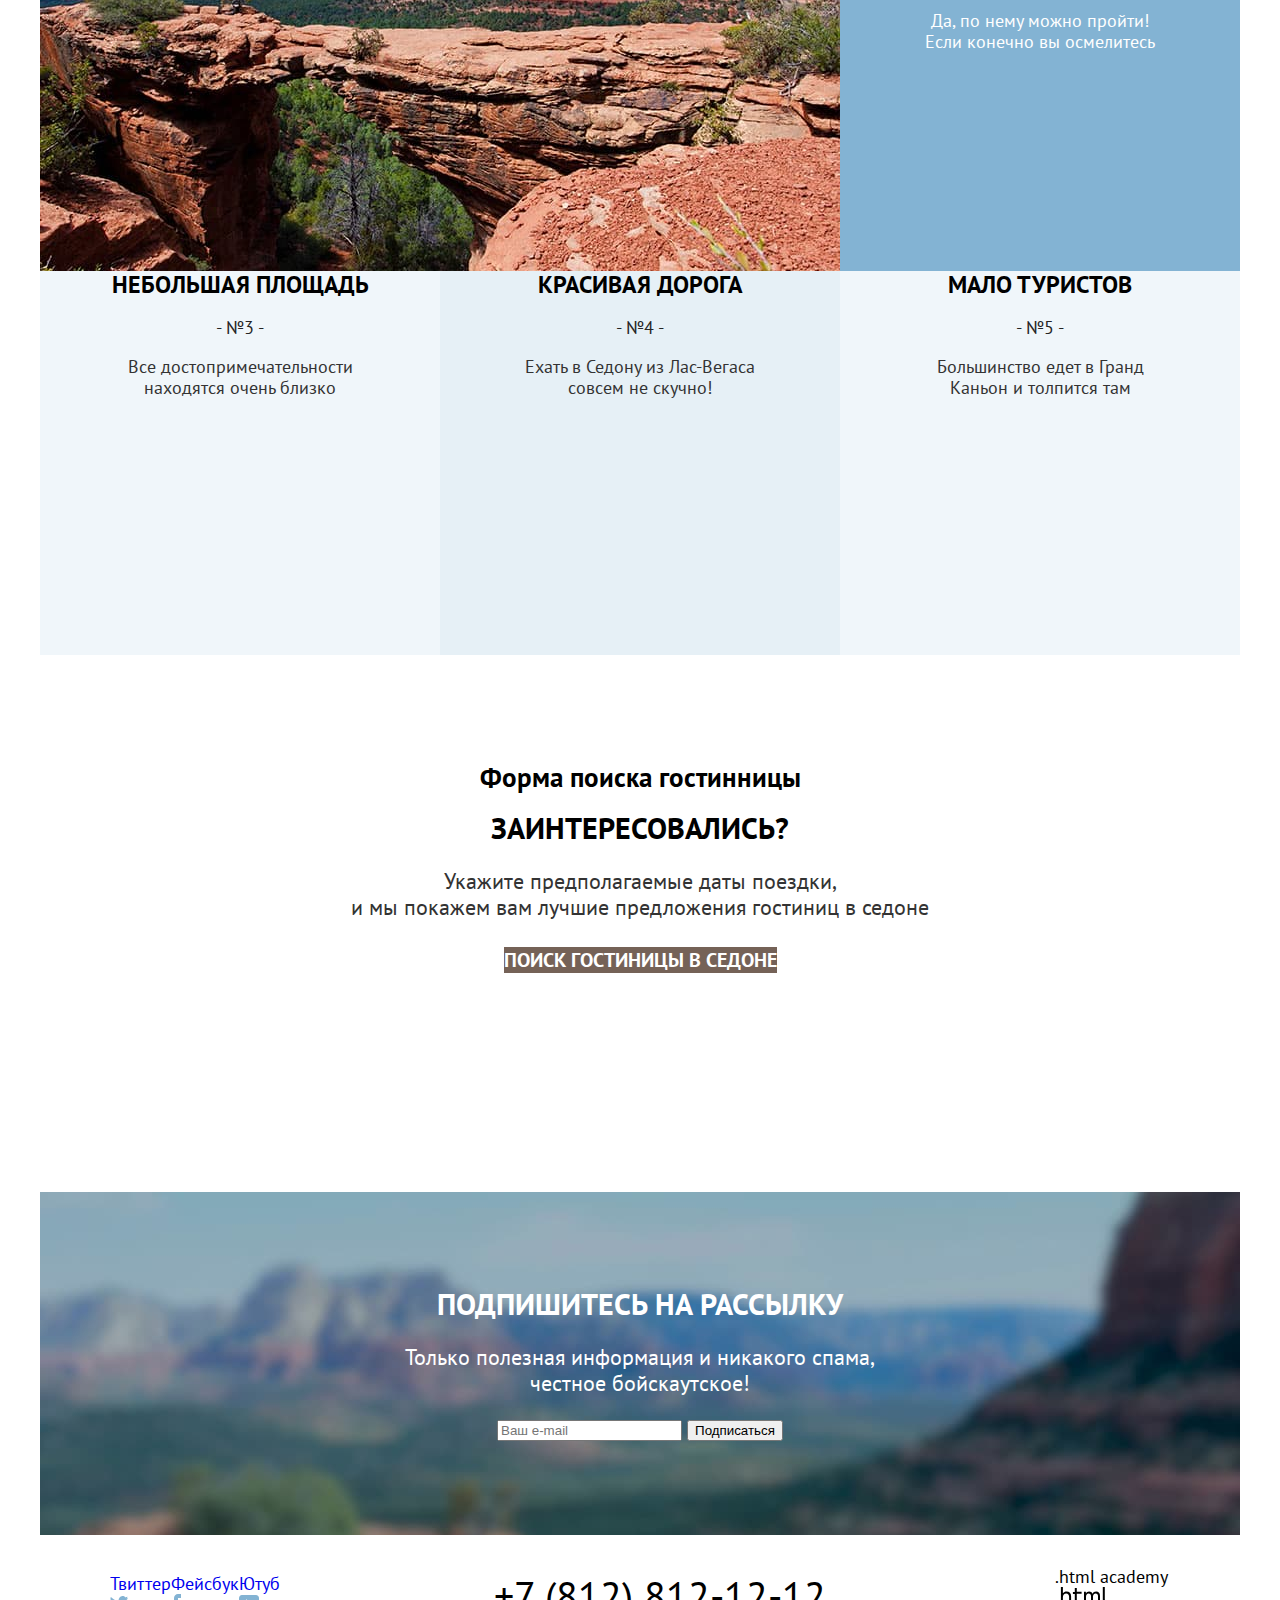
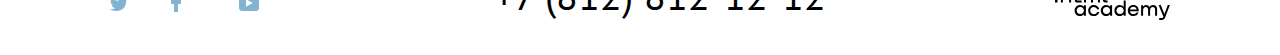
<file: 5/index.html>
<!DOCTYPE html>
<html lang="ru">

  <head>
    <meta charset="utf-8">
    <title>HTML Academy: Седона</title>
    <link rel="stylesheet" href="styles/styles.css">
    <base href="https://htmlacademy-htmlcss.github.io/1844021-sedona-34/5/">
</head>

  <body>
    <div class="container">
      <header class="page-header">
        <nav class="navigation"> <a class="main-header-logo">
            <img src="images/logo-sedona.svg" alt="Логотип сайта городка Седона" width="139" height="70">
          </a>
          <ul class="navigation-list">
            <li class="navigation-item"> <a class="navigation-link" href="#">Главная</a> </li>
            <li class="navigation-item"> <a class="navigation-link" href="#">О Седоне</a> </li>
            <li class="navigation-item"> <a class="navigation-link" href="catalog.html">Гостиницы</a> </li>
          </ul>
          <ul class="navigation-list navigation-user">
            <li class="navigation-item"> <a class="navigation-link" href="#">
                Поиск
                <img src="images/header-search.svg" alt="поиск" width="19" height="19">
              </a> </li>
            <li class="navigation-item"> <a class="navigation-link" href="#">
                Избранное
                <img src="images/header-favorite.svg" alt="избранное" width="19" height="17">
              </a> </li>
            <li class="navigation-item"> <a class="button button header" href="catalog.html">ХОЧУ СЮДА!</a> </li>
          </ul>
        </nav>
      </header>
      <main class="main-container main-index">
        <section class="welcome">
          <h1 class="visually-hidden">Sedona</h1> <img class="page-main-text" src="images/header-text.svg"
            alt="Добро пожаловать в городок седона" width="458" height="352">
        </section>
        <section class="divider">
          <div class="divider-container">
            <h2 class="visually-hidden">Достоинства</h2>
            <p class="divider-title">Седона — небольшой городок в Аризоне,<br>заслуживающий большего!</p>
            <p class="divider-text">Рассмотрим 5 причин, по которым Седона круче, чем Гранд-Каньон!</p>
          </div>
        </section>
        <section class="advantages">
          <ul class="advices-list">
            <li class="advices-item blue">
              <h3 class="advantages-title ">Настоящий<br> городок</h3>
              <p class="advantages-nubmer">- №1 -</p>
              <p class="advantages-text">Седона — не аттракцион<br> для туристов, там течёт<br> своя жизнь</p>
            </li>
            <li class="advices-item photo-town"> <img src="images/mountain-town.jpg" alt="улицы седоны" width="800"
                height="384"> </li>
            <li class="advices-item"> <a class="advantages-icons-home">
                <img src="images/icon-1.svg" alt="жилье" width="75" height="72">
              </a> <b class="advices-title">Жилье</b>
              <p class="advices-text">Рекомендуем пожить<br> в настоящем мотеле,<br> все как в кино!</p>
            </li>
            <li class="advices-item advices-item-eat"> <a class="advantages-icons-eat">
                <img src="images/icon-2.svg" alt="еда" width="74" height="70">
              </a> <b class="advices-title">Еда</b>
              <p class="advices-text">Всегда заказывайте<br> топовый фирменный бургер,<br> вы не разочаруетесь!</p>
            </li>
            <li class="advices-item"> <a class="advantages-icons-souvenirs">
                <img src="images/icon-3.svg" alt="сувениры" width="64" height="76">
              </a> <b class="advices-title">Сувениры</b>
              <p class="advices-text">Не только китайского,<br> но и настоящего местного<br> производства!</p>
            </li>
            <li class="advices-item photo-bridge"> <img src="images/devil-bridge.jpg" alt="фото моста дьявола"
                width="800" height="384"> </li>
            <li class="advices-item blue">
              <h3 class="advantages-title">Там есть<br> мост дьявола</h3>
              <p class="advantages-nubmer">- №2 -</p>
              <p class="advantages-text">Да, по нему можно пройти!<br> Если конечно вы осмелитесь</p>
            </li>
            <li class="advices-item"> <b class="advices-title">Небольшая площадь</b>
              <p class="advices-nubmer">- №3 -</p>
              <p class="advices-text">Все достопримечательности<br> находятся очень близко</p>
            </li>
            <li class="advices-item advices-item-road"> <b class="advices-title">Красивая дорога</b>
              <p class="advisces-nubmer">- №4 -</p>
              <p class="advices-text">Ехать в Седону из Лас-Вегаса<br> совсем не скучно!</p>
            </li>
            <li class="advices-item"> <b class="advices-title">Мало туристов</b>
              <p class="advices-nubmer">- №5 -</p>
              <p class="advices-text">Большинство едет в Гранд<br> Каньон и толпится там</p>
            </li>
          </ul>
        </section>
        <section class="hotel-search">
          <h2 class="visually-hidden">Форма поиска гостинницы</h2> <strong
            class="hotel-intro">Заинтересовались?</strong>
          <p class="hotel-search-text">Укажите предполагаемые даты поездки,<br> и мы покажем вам лучшие предложения
            гостиниц в седоне</p> <a class="button search-hotel" href="catalog.html">ПОИСК ГОСТИНИЦЫ В СЕДОНЕ</a>
        </section>
        <section class="newsletter"> <strong class="newsletter-header">Подпишитесь на рассылку</strong>
          <p class="newsletter-text">Только полезная информация и никакого спама,<br> честное бойскаутское!</p>
          <form action="https://echo.htmlacademy.ru" method="post" class="subscribe-form"> <input type="email"
              name="email" placeholder="Ваш e-mail" required class="subscribe-email"> <input type="submit"
              value="Подписаться" class="button button-subcribe"> </form>
        </section>
      </main>
      <footer class="page-footer">
        <div class="page-footer-container">
          <section class="social">
            <ul class="footer-social-list">
              <li class="footer-social-item"> <a class="social-link" href="https://twitter.com/htmlacademy_ru">
                  <span class="visually-hidden">Твиттер</span>
                  <img src="images/twitter.svg" alt="твиттер" width="18" height="15">
                </a> </li>
              <li class="footer-social-item"> <a class="social-link" href="https://www.facebook.com/htmlacademy">
                  <span class="visually-hidden">Фейсбук</span>
                  <img src="images/facebook.svg" alt="фейсбук" width="10" height="18">
                </a> </li>
              <li class="footer-social-item"> <a class="social-link" href="https://www.youtube.com/c/HTMLAcademyRUS">
                  <span class="visually-hidden">Ютуб</span>
                  <img src="images/youtube.svg" alt="ютуб" width="20" height="16">
                </a> </li>
            </ul>
          </section> <a class="footer-contacts-address-phone" href="tel:+78128121212">
            +7 (812) 812-12-12
          </a>
          <p class="about-text"> <a class="htmlacademy-link" href="https://htmlacademy.ru/">
              .html academy
              <img src="images/academy-logo.svg" alt="логотип академии" width="115" height="33">
            </a> </p>
        </div>
      </footer>
    </div>
  </body>

</html>
</file>
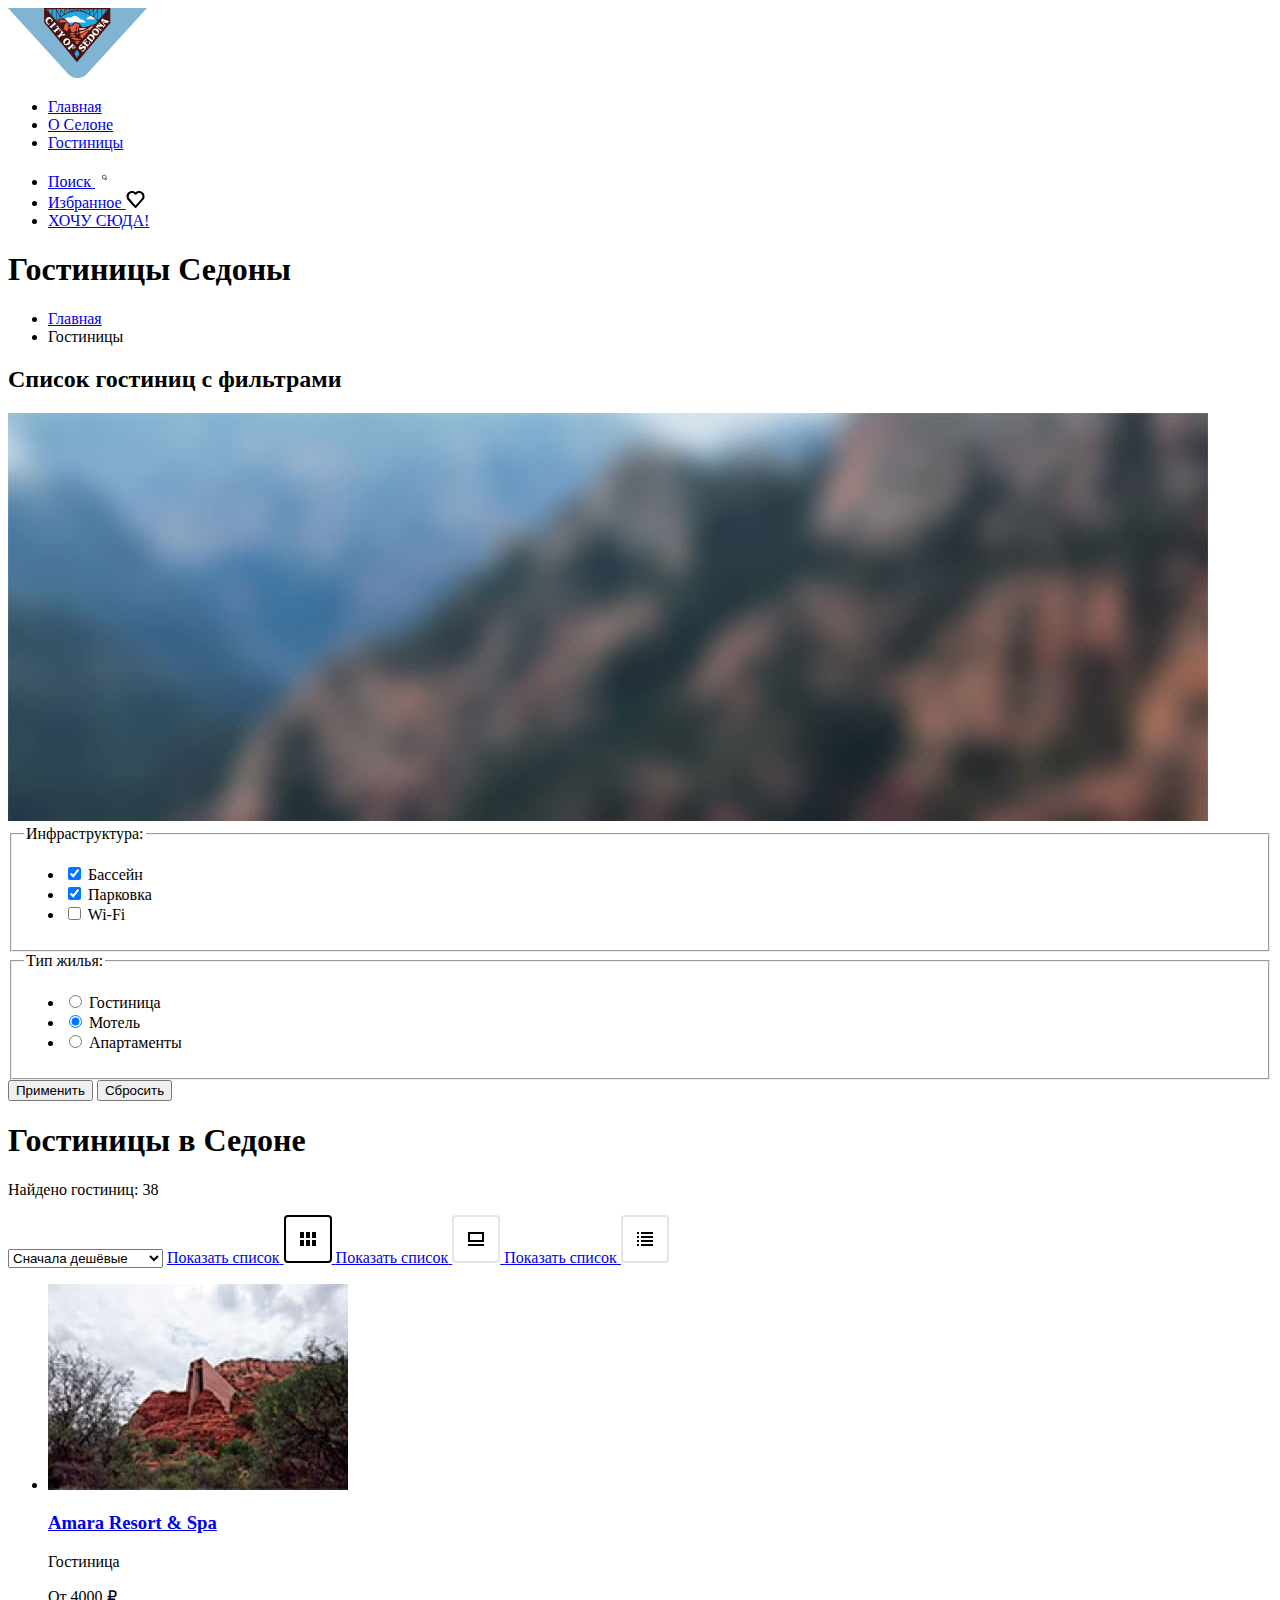
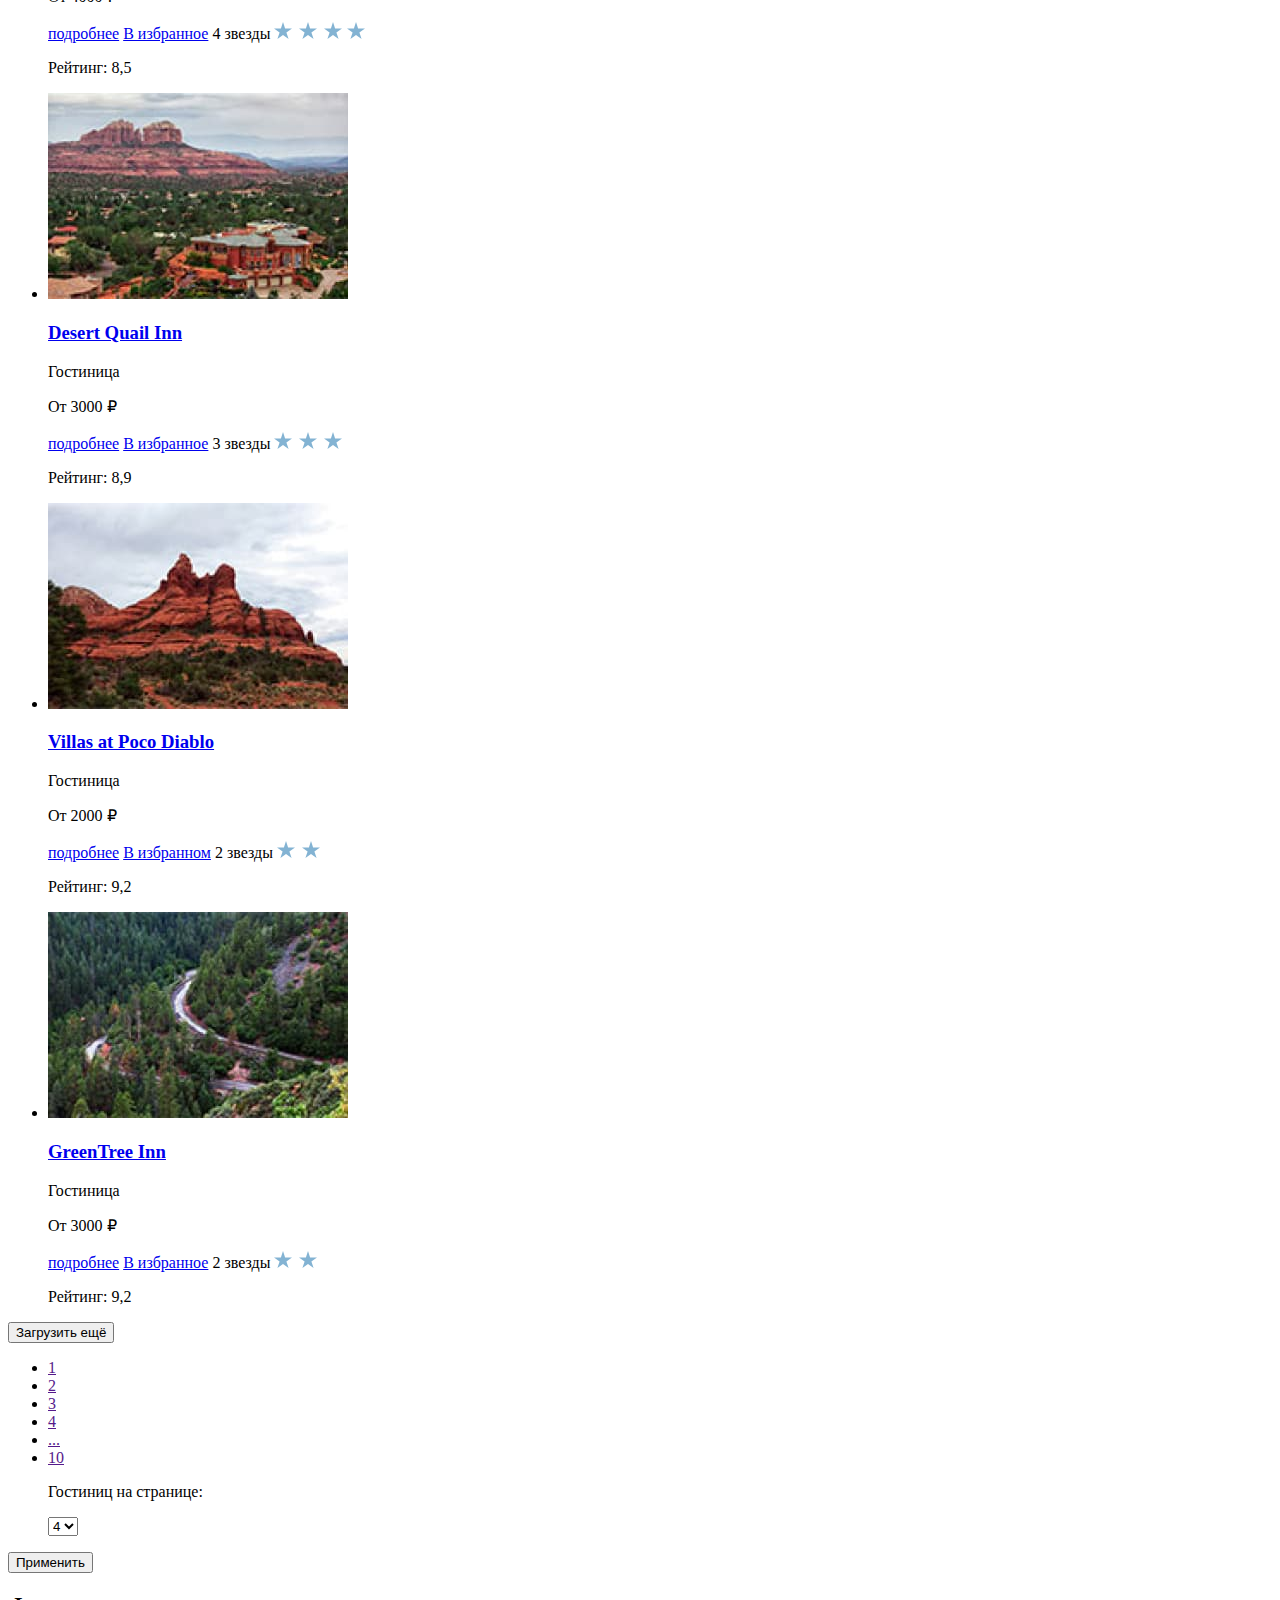
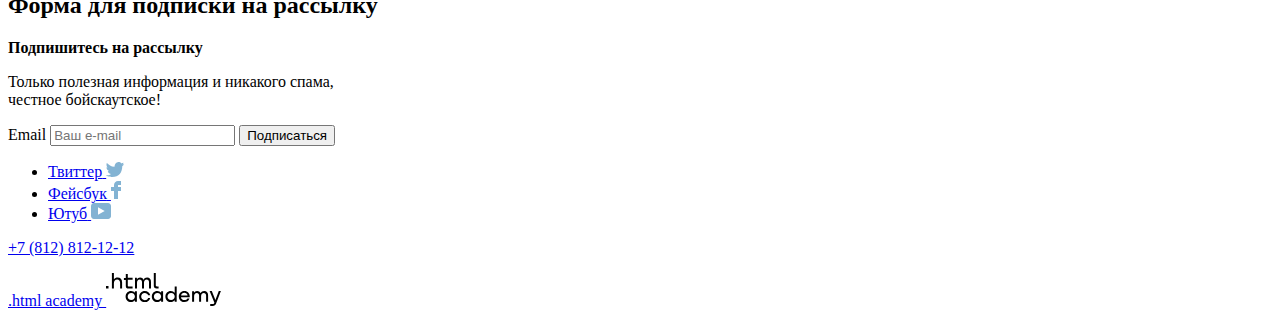
<file: 3/catalog.html>
<!DOCTYPE html>
<html lang="ru">
<head>
  <meta charset="utf-8">
  <title>HTML Academy: Седона</title>
  <base href="https://htmlacademy-htmlcss.github.io/1844021-sedona-34/3/">
</head>
<body>
  <header class="page-header">
    <nav class="navigation">
      <a class="main-header-logo">
        <img src="images/logo-sedona.svg" alt="Логотип сайта городка Седона" width="139" height="70"></a>
      </a>
      <ul class="navigation-list">
        <li class="navigation-item">
          <a class="navigation-link" href="#">Главная</a>
        </li>
        <li class="navigation-item">
          <a class="navigation-link" href="#">О Селоне</a>
        </li>
        <li class="navigation-item">
          <a class="navigation-link" href="catalog.html">Гостиницы</a>
        </li>
      </ul>
      <ul class="navigation-list navigation-user">
        <li class="navigation-item">
          <a class="navigation-link" href="#">
            Поиск
            <img src="images/header-search.svg" alt="поиск" width="19" height="19">
          </a>
        </li>
        <li class="navigation-item">
          <a class="navigation-link" href="#">
            Избранное
            <img src="images/header-favorite.svg" alt="избранное" width="19" height="17">
          </a>
        </li>
        <li class="navigation-item">
          <a href="catalog.html">ХОЧУ СЮДА!</a>
        </li>
      </ul>
    </nav>
  </header>
  <main class="main-inner">
    <header class="inner-header">
      <h1 class="inner-header-title">Гостиницы Седоны</h1>
      <ul class="breadcrumbs">
        <li class="breadcrumbs-item">
          <a class="breadcrumbs-link" href="index.html">Главная</a>
        </li>
        <li class="breadcrumbs-item">
          <a class="breadcrumbs-link">Гостиницы</a>
        </li>
      </ul>
    </header>
    <section class="catalog-hotels">
      <h2 class="visually-hidden">Список гостиниц с фильтрами</h2>
      <a class="catalog-hotels-backgroud">
        <img src="images/header-catalog.jpg" alt="фон фильтра отелей" width="1200" height="408">
      </a>
      <form class="catalog-filter" action="https://echo.htmlacademy.ru/" method="get">
        <fieldset class="catalog-filter-group">
          <legend class="catalog-filter-title">Инфраструктура:</legend>
          <ul class="catalog-filter-list">
            <li class="catalog-filter-item">
              <label class="control">
                <input class="control-input" type="checkbox" name="pool" checked>
                Бассейн
              </label>
            </li>
            <li class="catalog-filter-item">
              <label class="control">
                <input class="control-input" type="checkbox" name="parking" checked>
                Парковка
              </label>
            </li>
            <li class="catalog-filter-item">
              <label class="control">
                <input class="control-input" type="checkbox" name="Wi-Fi">
                Wi-Fi
              </label>
            </li>
          </ul>
        </fieldset>
        <fieldset class="catalog-filter-group">
          <legend class="catalog-filter-title">Тип жилья:</legend>
          <ul class="catalog-filter-list">
            <li class="catalog-filter-item">
              <label class="control">
                <input class="control-input" type="radio" name="type-house" value="hotel">
                Гостиница
              </label>
            </li>
            <li class="catalog-filter-item">
              <label class="control">
                <input class="control-input" type="radio" name="type-house" value="motel" checked>
                Мотель
              </label>
            </li>
            <li class="catalog-filter-item">
              <label class="control">
                <input class="control-input" type="radio" name="type-house" value="Apartments">
                Апартаменты
              </label>
            </li>
          </ul>
        </fieldset>
        <form class="catalog-filter" action="#" method="get">
          <button class="button" type="submit">Применить</button>
          <button class="button" type="submit">Сбросить</button>
        </form>
    </section>
    <section class="catalog">
      <h1 class="visually-hidden">Гостиницы в Седоне</h1>
      <header class="catalog-header">
        <p class="result-catalog">Найдено гостиниц: 38</p>
        <select class="select-control" aria-label="Сортировка">
          <option value="cheap">Сначала дешёвые</option>
          <option value="popular">Сначала популярные</option>
          <option value="expensive">Сначала дорогие</option>
        </select>
        <a href="#" class="button button-icons">
          <span class="visually-hidden">Показать список</span>
          <img class="icons-button" src="images/icons-button.svg" alt="вид иконки" width="48" height="48">
        </a>
        <a href="#" class="button button-gallery">
          <span class="visually-hidden">Показать список</span>
          <img class="gallery-button" src="images/gallery-button.svg" alt="вид галереи" width="48" height="48">
        </a>
        <a href="#" class="button button-list">
          <span class="visually-hidden">Показать список</span>
          <img class="button-list" src="images/button-list.svg" alt="вид списка" width="48" height="48">
        </a>
      </header>
      <ul class="hotel-list">
        <li class="hotel-card">
          <a class="hotel-card-link" href="#">
            <img class="hotel-card-image" src="images/hotel-1.jpg" alt="фото горы на фоне деревьев" width="300"
              height="206">
            <h3 class="hotel-card-title">Amara Resort & Spa</h3>
          </a>
          <p class="hotel-text">Гостиница</p>
          <p class="hotel-price">От 4000 ₽</p>
          <a class="hotel-card-button button-more" href="#">подробнее</a>
          <a class="hotel-card-button button-favorites" href="#">В избранное</a>
          <a class="number-star">
            <span class="visually-hidden">4 звезды</span>
            <img src="images/four-star.svg" alt="количевство звезд" width="91" height="17">
          </a>
          <p class="hotel-rating">Рейтинг: 8,5</p>
        </li>
        <li class="hotel-card">
          <a class="hotel-card-link" href="#">
            <img class="hotel-card-image" src="images/hotel-2.jpg" alt="гостиница на фоне гор" width="300" height="206">
            <h3 class="hotel-card-title">Desert Quail Inn</h3>
          </a>
          <p class="hotel-text">Гостиница</p>
          <p class="hotel-price">От 3000 ₽</p>
          <a class="hotel-card-button button-more" href="#">подробнее</a>
          <a class="hotel-card-button button-favorites" href="#">В избранное</a>
          <a class="number-star">
            <span class="visually-hidden">3 звезды</span>
            <img src="images/three-star.svg" alt="количевство звезд" width="68" height="17">
          </a>
          <p class="hotel-rating">Рейтинг: 8,9</p>
        </li>
        <li class="hotel-card">
          <a class="hotel-card-link" href="#">
            <img class="hotel-card-image" src="images/hotel-3.jpg" alt="фото горы" width="300" height="206">
            <h3 class="hotel-card-title">Villas at Poco Diablo</h3>
          </a>
          <p class="hotel-text">Гостиница</p>
          <p class="hotel-price">От 2000 ₽</p>
          <a class="hotel-card-button button-more" href="#">подробнее</a>
          <a class="hotel-card-button button-infavorites" href="#">В избранном</a>
          <a class="number-star">
            <span class="visually-hidden">2 звезды</span>
            <img src="images/two-star.svg" alt="количевство звезд" width="43" height="17">
          </a>
          <p class="hotel-rating">Рейтинг: 9,2</p>
        </li>
        <li class="hotel-card">
          <a class="hotel-card-link" href="#">
            <img class="hotel-card-image" src="images/hotel-4.jpg" alt="горная дорога" width="300" height="206">
            <h3 class="hotel-card-title">GreenTree Inn</h3>
          </a>
          <p class="hotel-text">Гостиница</p>
          <p class="hotel-price">От 3000 ₽</p>
          <a class="hotel-card-button button-more" href="#">подробнее</a>
          <a class="hotel-card-button button-favorites" href="#">В избранное</a>
          <a class="number-star">
            <span class="visually-hidden">2 звезды</span>
            <img src="images/two-star.svg" alt="количевство звезд" width="43" height="17">
          </a>
          <p class="hotel-rating">Рейтинг: 9,2</p>
        </li>
      </ul>
      <button class="button load-more-button" type="submit">
        <span class="visually-hidden">Загрузить ещё</span>
      </button>
      <ul class="pagination">
        <li class="pagination-item">
          <a class="pagination-link pagination-current" href="">1</a>
        </li>
        <li class="pagination-item">
          <a class="pagination-link" href="">2</a>
        </li>
        <li class="pagination-item">
          <a class="pagination-link" href="">3</a>
        </li>
        <li class="pagination-item">
          <a class="pagination-link" href="">4</a>
        </li>
        <li class="pagination-item">
          <a class="pagination-link" href="">...</a>
        </li>
        <li class="pagination-item">
          <a class="pagination-link" href="">10</a>
        </li>
        <p class="hotel-page">Гостиниц на странице:</p>
        <select class="select-control" aria-label="Количество гостинниц">
          <option value="amount">4</option>
        </select>
      </ul>
      <button class="button" type="submit"> Применить</button>
      </form>
    </section>
    <section class="newsletter">
      <h2 class="visually-hidden">Форма для подписки на рассылку</h2>
      <b class="newsletter">Подпишитесь на рассылку</b>
      <p class="newsletter-text">Только полезная информация и никакого спама,<br> честное бойскаутское!</p>
      <form class="newsletter-form" action="https://echo.htmlacademy.ru/" method="post">
        <label for="newsletter-email">Email</label>
        <input class="field" placeholder="Ваш e-mail" type="email" name="newsletter-email" id="newsletter-email"
          required>
        <button class="button newsletter-button" type="submit">
          <span class="visually-hidden">Подписаться</span>
        </button>
      </form>
    </section>
  </main>
  <footer class="page-footer">
    <ul class="footer-social-list">
      <li class="footer-social-item">
        <a class="button" href="https://twitter.com/htmlacademy_ru">
          <span class="visually-hidden">Твиттер</span>
          <img src="images/twitter.svg" alt="твиттер" width="18" height="15">
        </a>
      </li>
      <li class="footer-social-item">
        <a class="button" href="https://www.facebook.com/htmlacademy">
          <span class="visually-hidden">Фейсбук</span>
          <img src="images/facebook.svg" alt="фейсбук" width="10" height="18">
        </a>
      </li>
      <li class="footer-social-item">
        <a class="button" href="https://www.youtube.com/c/HTMLAcademyRUS">
          <span class="visually-hidden">Ютуб</span>
          <img src="images/youtube.svg" alt="ютуб" width="20" height="16">
        </a>
      </li>
    </ul>
    <a class="footer-contacts-address-phone" href="tel:++78128121212">+7 (812) 812-12-12</a>
    <p class="about-text">
      <a class="htmlacademy-link" href="https://htmlacademy.ru/">
        .html academy
        <img src="images/academy-logo.svg" alt="логотип академии" width="115" height="33">
      </a>
    </p>
  </footer>
</body>
</html>
</file>
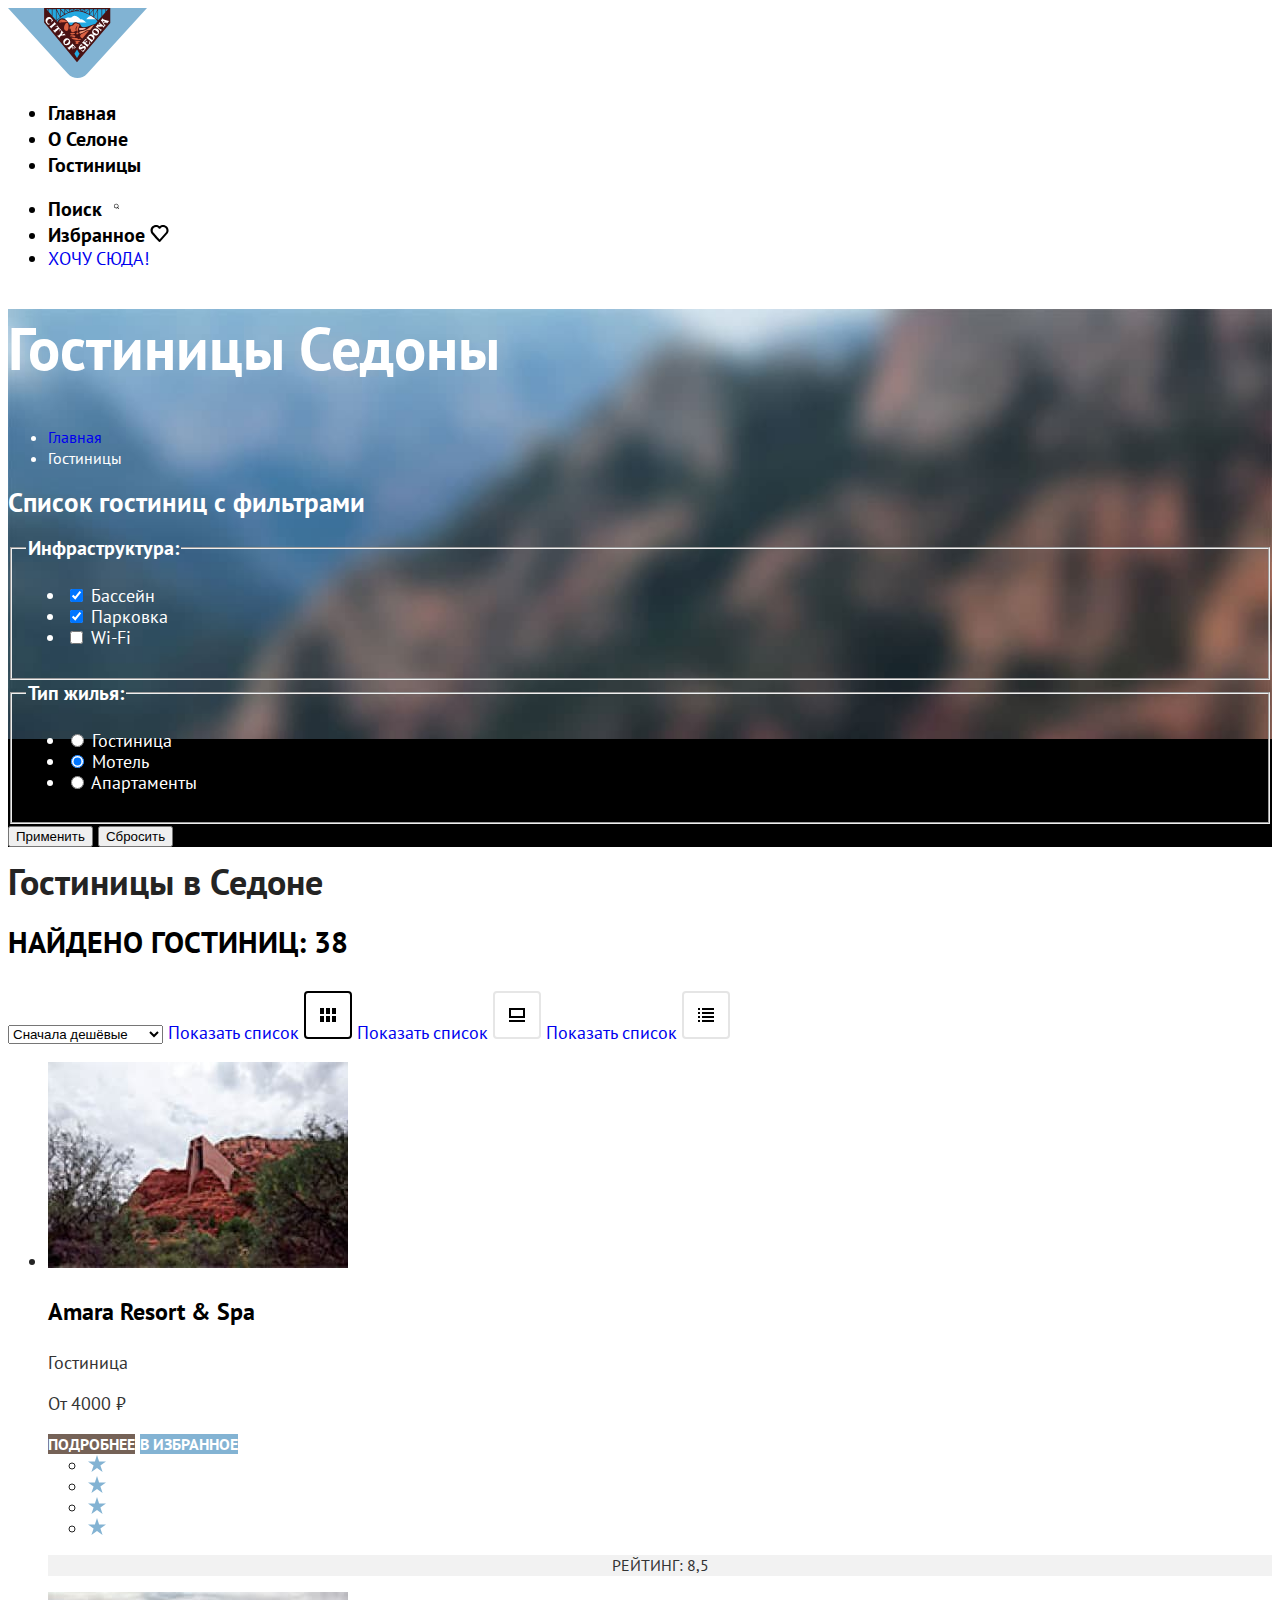
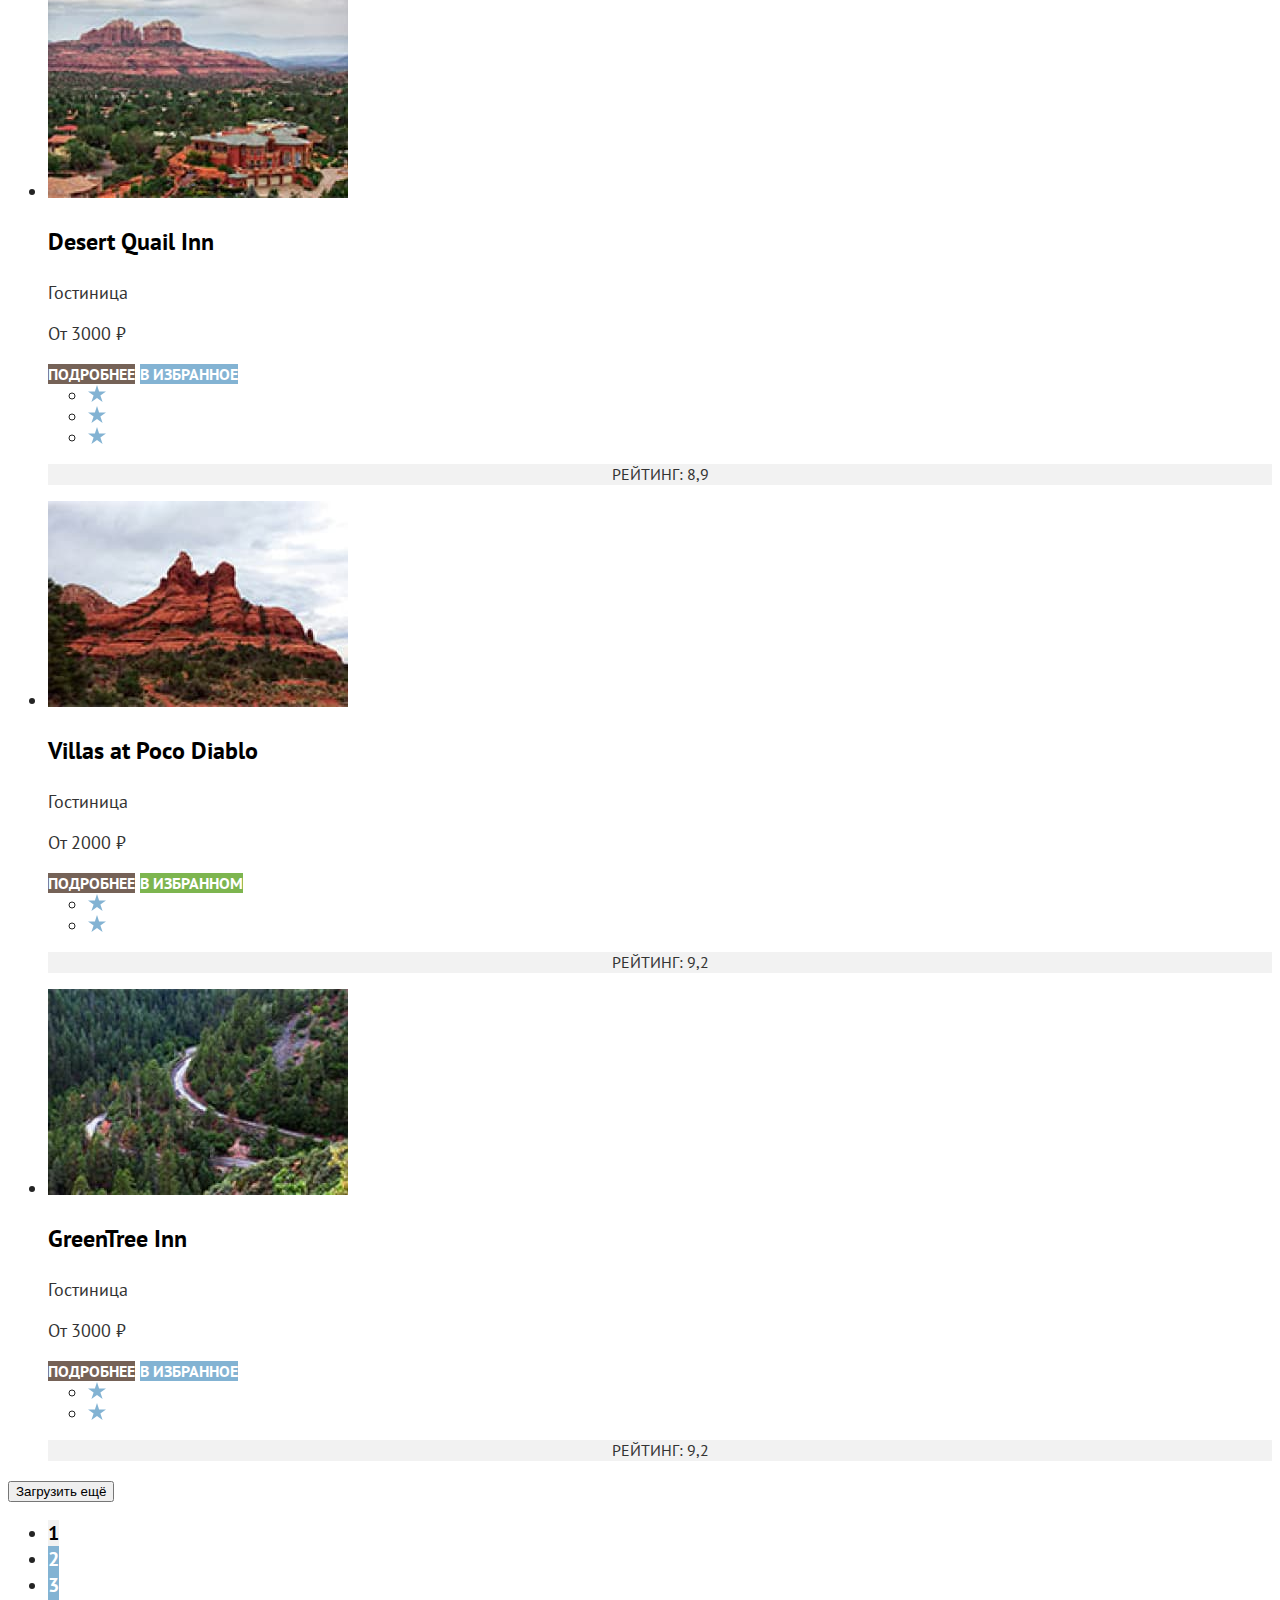
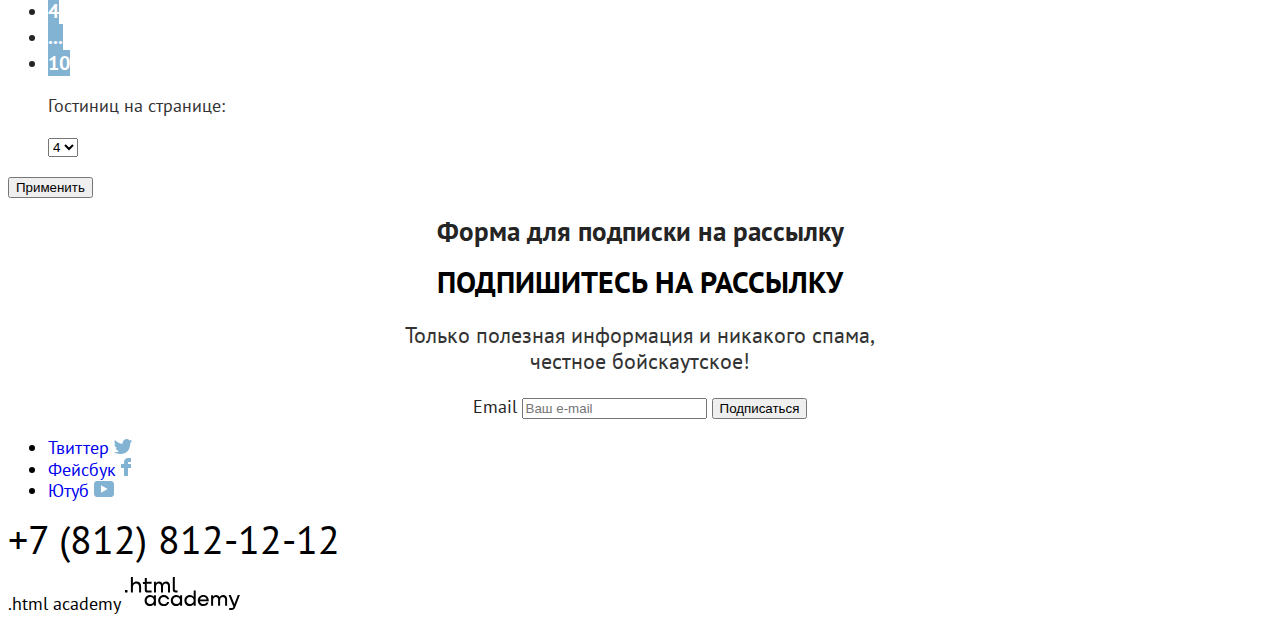
<file: 4/catalog.html>
<!DOCTYPE html>
<html lang="ru">
<head>
  <meta charset="utf-8">
  <title>HTML Academy: Седона</title>
  <link rel="stylesheet" href="styles/styles.css">
  <base href="https://htmlacademy-htmlcss.github.io/1844021-sedona-34/4/">
</head>
<body>
  <header class="page-header">
    <nav class="navigation">
      <a class="main-header-logo">
        <img src="images/logo-sedona.svg" alt="Логотип сайта городка Седона" width="139" height="70"></a>
      </a>
      <ul class="navigation-list">
        <li class="navigation-item">
          <a class="navigation-link" href="#">Главная</a>
        </li>
        <li class="navigation-item">
          <a class="navigation-link" href="#">О Селоне</a>
        </li>
        <li class="navigation-item">
          <a class="navigation-link" href="catalog.html">Гостиницы</a>
        </li>
      </ul>
      <ul class="navigation-list navigation-user">
        <li class="navigation-item">
          <a class="navigation-link" href="#">
            Поиск
            <img src="images/header-search.svg" alt="поиск" width="19" height="19">
          </a>
        </li>
        <li class="navigation-item">
          <a class="navigation-link" href="#">
            Избранное
            <img src="images/header-favorite.svg" alt="избранное" width="19" height="17">
          </a>
        </li>
        <li class="navigation-item">
          <a href="catalog.html">ХОЧУ СЮДА!</a>
        </li>
      </ul>
    </nav>
  </header>
  <main class="main-inner">
    <section class="catalog-hotels">
      <header class="inner-header">
        <h1 class="inner-header-title">Гостиницы Седоны</h1>
        <ul class="breadcrumbs">
          <li class="breadcrumbs-item">
            <a class="breadcrumbs-link" href="index.html">Главная</a>
          </li>
          <li class="breadcrumbs-item">
            <a class="breadcrumbs-link">Гостиницы</a>
          </li>
        </ul>
      </header>
      <h2 class="visually-hidden">Список гостиниц с фильтрами</h2>
      <form class="catalog-filter" action="https://echo.htmlacademy.ru/" method="get">
        <fieldset class="catalog-filter-group">
          <legend class="catalog-filter-title">Инфраструктура:</legend>
          <ul class="catalog-filter-list">
            <li class="catalog-filter-item">
              <label class="control">
                <input class="control-input" type="checkbox" name="pool" checked>
                Бассейн
              </label>
            </li>
            <li class="catalog-filter-item">
              <label class="control">
                <input class="control-input" type="checkbox" name="parking" checked>
                Парковка
              </label>
            </li>
            <li class="catalog-filter-item">
              <label class="control">
                <input class="control-input" type="checkbox" name="Wi-Fi">
                Wi-Fi
              </label>
            </li>
          </ul>
        </fieldset>
        <fieldset class="catalog-filter-group">
          <legend class="catalog-filter-title">Тип жилья:</legend>
          <ul class="catalog-filter-list">
            <li class="catalog-filter-item">
              <label class="control">
                <input class="control-input" type="radio" name="type-house" value="hotel">
                Гостиница
              </label>
            </li>
            <li class="catalog-filter-item">
              <label class="control">
                <input class="control-input" type="radio" name="type-house" value="motel" checked>
                Мотель
              </label>
            </li>
            <li class="catalog-filter-item">
              <label class="control">
                <input class="control-input" type="radio" name="type-house" value="Apartments">
                Апартаменты
              </label>
            </li>
          </ul>
        </fieldset>
        <form class="catalog-filter" action="#" method="get">
          <button class="button-apply" type="submit">Применить</button>
          <button class="button-reset" type="submit">Сбросить</button>
        </form>
    </section>
    <section class="catalog">
      <h1 class="visually-hidden">Гостиницы в Седоне</h1>
      <header class="catalog-header">
        <p class="result-catalog">Найдено гостиниц: 38</p>
        <select class="select-control" aria-label="Сортировка">
          <option value="cheap">Сначала дешёвые</option>
          <option value="popular">Сначала популярные</option>
          <option value="expensive">Сначала дорогие</option>
        </select>
        <a href="#" class="button button-icons">
          <span class="visually-hidden">Показать список</span>
          <img class="icons-button" src="images/icons-button.svg" alt="вид иконки" width="48" height="48">
        </a>
        <a href="#" class="button button-gallery">
          <span class="visually-hidden">Показать список</span>
          <img class="gallery-button" src="images/gallery-button.svg" alt="вид галереи" width="48" height="48">
        </a>
        <a href="#" class="button button-list">
          <span class="visually-hidden">Показать список</span>
          <img class="button-list" src="images/button-list.svg" alt="вид списка" width="48" height="48">
        </a>
      </header>
      <ul class="hotel-list">
        <li class="hotel-card">
          <a class="hotel-card-link" href="#">
            <img class="hotel-card-image" src="images/hotel-1.jpg" alt="фото горы на фоне деревьев" width="300"
              height="206">
            <h3 class="hotel-card-title">Amara Resort & Spa</h3>
          </a>
          <p class="hotel-text">Гостиница</p>
          <p class="hotel-price">От 4000 ₽</p>
          <a class="hotel-card-button-more" href="#">подробнее</a>
          <a class="hotel-card-button-favorites" href="#">В избранное</a>
          <ul class="number-star">
            <li class="star">
              <img src="images/star.svg" alt="звезда рейтинга" width="18" height="17">
            </li>
            <li class="star">
              <img src="images/star.svg" alt="звезда рейтинга" width="18" height="17">
            </li>
            <li class="star">
              <img src="images/star.svg" alt="звезда рейтинга" width="18" height="17">
            </li>
            <li class="star">
              <img src="images/star.svg" alt="звезда рейтинга" width="18" height="17">
            </li>
          </ul>
          <p class="hotel-rating">Рейтинг: 8,5</p>
        </li>
        <li class="hotel-card">
          <a class="hotel-card-link" href="#">
            <img class="hotel-card-image" src="images/hotel-2.jpg" alt="гостиница на фоне гор" width="300" height="206">
            <h3 class="hotel-card-title">Desert Quail Inn</h3>
          </a>
          <p class="hotel-text">Гостиница</p>
          <p class="hotel-price">От 3000 ₽</p>
          <a class="hotel-card-button-more" href="#">подробнее</a>
          <a class="hotel-card-button-favorites" href="#">В избранное</a>
          <ul class="number-star">
            <li class="star">
              <img src="images/star.svg" alt="звезда рейтинга" width="18" height="17">
            </li>
            <li class="star">
              <img src="images/star.svg" alt="звезда рейтинга" width="18" height="17">
            </li>
            <li class="star">
              <img src="images/star.svg" alt="звезда рейтинга" width="18" height="17">
            </li>
          </ul>
          <p class="hotel-rating">Рейтинг: 8,9</p>
        </li>
        <li class="hotel-card">
          <a class="hotel-card-link" href="#">
            <img class="hotel-card-image" src="images/hotel-3.jpg" alt="фото горы" width="300" height="206">
            <h3 class="hotel-card-title">Villas at Poco Diablo</h3>
          </a>
          <p class="hotel-text">Гостиница</p>
          <p class="hotel-price">От 2000 ₽</p>
          <a class="hotel-card-button-more" href="#">подробнее</a>
          <a class="hotel-card-button-infavorites" href="#">В избранном</a>
          <ul class="number-star">
            <li class="star">
              <img src="images/star.svg" alt="звезда рейтинга" width="18" height="17">
            </li>
            <li class="star">
              <img src="images/star.svg" alt="звезда рейтинга" width="18" height="17">
            </li>
          </ul>
          <p class="hotel-rating">Рейтинг: 9,2</p>
        </li>
        <li class="hotel-card">
          <a class="hotel-card-link" href="#">
            <img class="hotel-card-image" src="images/hotel-4.jpg" alt="горная дорога" width="300" height="206">
            <h3 class="hotel-card-title">GreenTree Inn</h3>
          </a>
          <p class="hotel-text">Гостиница</p>
          <p class="hotel-price">От 3000 ₽</p>
          <a class="hotel-card-button-more" href="#">подробнее</a>
          <a class="hotel-card-button-favorites" href="#">В избранное</a>
          <ul class="number-star">
            <li class="star">
              <img src="images/star.svg" alt="звезда рейтинга" width="18" height="17">
            </li>
            <li class="star">
              <img src="images/star.svg" alt="звезда рейтинга" width="18" height="17">
            </li>
          </ul>
          <p class="hotel-rating">Рейтинг: 9,2</p>
        </li>
      </ul>
      <button class="button load-more-button" type="submit">
        <span class="visually-hidden">Загрузить ещё</span>
      </button>
      <ul class="pagination">
        <li class="pagination-item">
          <a class="pagination-link-one" href="">1</a>
        </li>
        <li class="pagination-item">
          <a class="pagination-link" href="">2</a>
        </li>
        <li class="pagination-item">
          <a class="pagination-link" href="">3</a>
        </li>
        <li class="pagination-item">
          <a class="pagination-link" href="">4</a>
        </li>
        <li class="pagination-item">
          <a class="pagination-link" href="">...</a>
        </li>
        <li class="pagination-item">
          <a class="pagination-link" href="">10</a>
        </li>
        <p class="hotel-page">Гостиниц на странице:</p>
        <select class="select-control" aria-label="Количество гостинниц">
          <option value="amount">4</option>
        </select>
      </ul>
      <button class="button" type="submit"> Применить</button>
      </form>
    </section>
    <section class="newsletter-catalog">
      <h2 class="visually-hidden">Форма для подписки на рассылку</h2>
      <b class="newsletter-subscribe-catalog">Подпишитесь на рассылку</b>
      <p class="newsletter-text-catalog">Только полезная информация и никакого спама,<br> честное бойскаутское!</p>
      <form class="newsletter-form-catalog" action="https://echo.htmlacademy.ru/" method="post">
        <label for="newsletter-email-catalog">Email</label>
        <input class="field" placeholder="Ваш e-mail" type="email" name="newsletter-email" id="newsletter-email"
          required>
        <button class="button-newsletter-button" type="submit">
          <span class="visually-hidden">Подписаться</span>
        </button>
      </form>
    </section>
  </main>
  <footer class="page-footer">
    <ul class="footer-social-list">
      <li class="footer-social-item">
        <a class="button" href="https://twitter.com/htmlacademy_ru">
          <span class="visually-hidden">Твиттер</span>
          <img src="images/twitter.svg" alt="твиттер" width="18" height="15">
        </a>
      </li>
      <li class="footer-social-item">
        <a class="button" href="https://www.facebook.com/htmlacademy">
          <span class="visually-hidden">Фейсбук</span>
          <img src="images/facebook.svg" alt="фейсбук" width="10" height="18">
        </a>
      </li>
      <li class="footer-social-item">
        <a class="button" href="https://www.youtube.com/c/HTMLAcademyRUS">
          <span class="visually-hidden">Ютуб</span>
          <img src="images/youtube.svg" alt="ютуб" width="20" height="16">
        </a>
      </li>
    </ul>
    <a class="footer-contacts-address-phone" href="tel:++78128121212">+7 (812) 812-12-12</a>
    <p class="about-text">
      <a class="htmlacademy-link" href="https://htmlacademy.ru/">
        .html academy
        <img src="images/academy-logo.svg" alt="логотип академии" width="115" height="33">
      </a>
    </p>
  </footer>
</body>
</html>
</file>
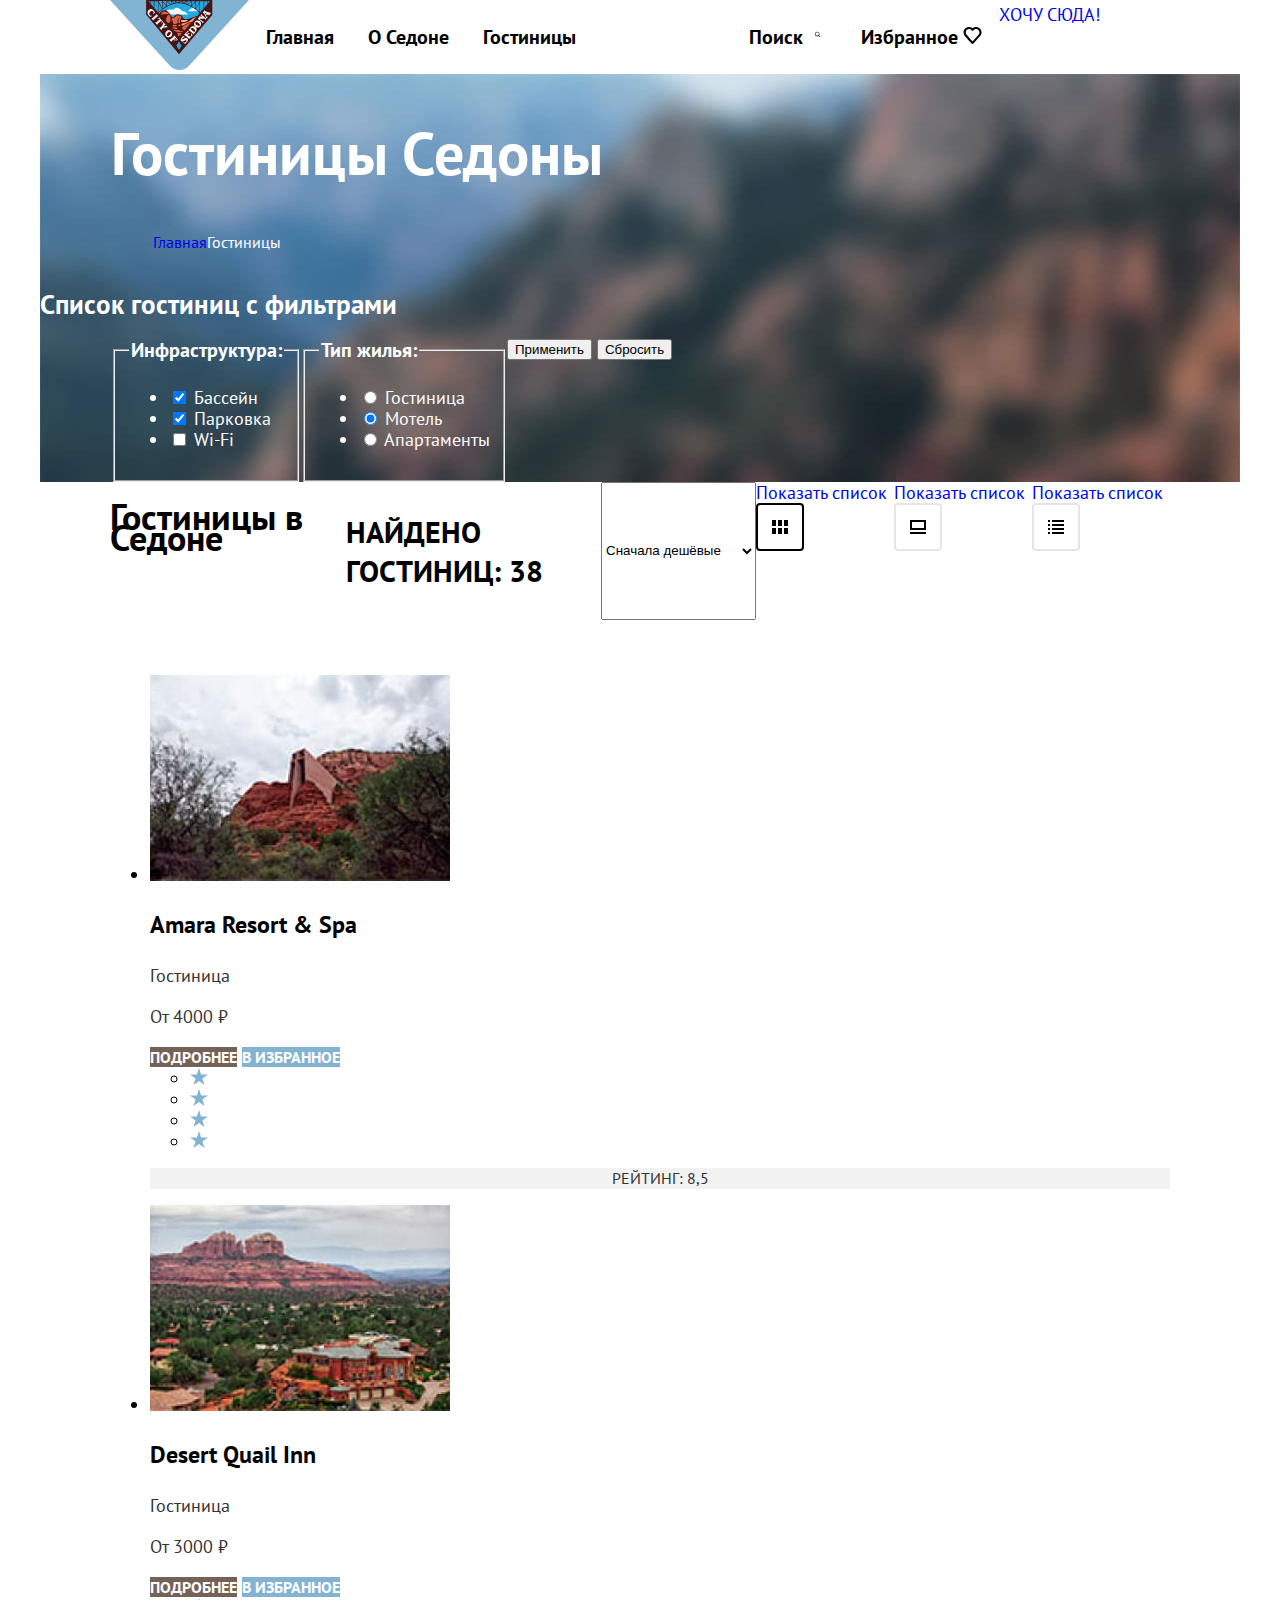
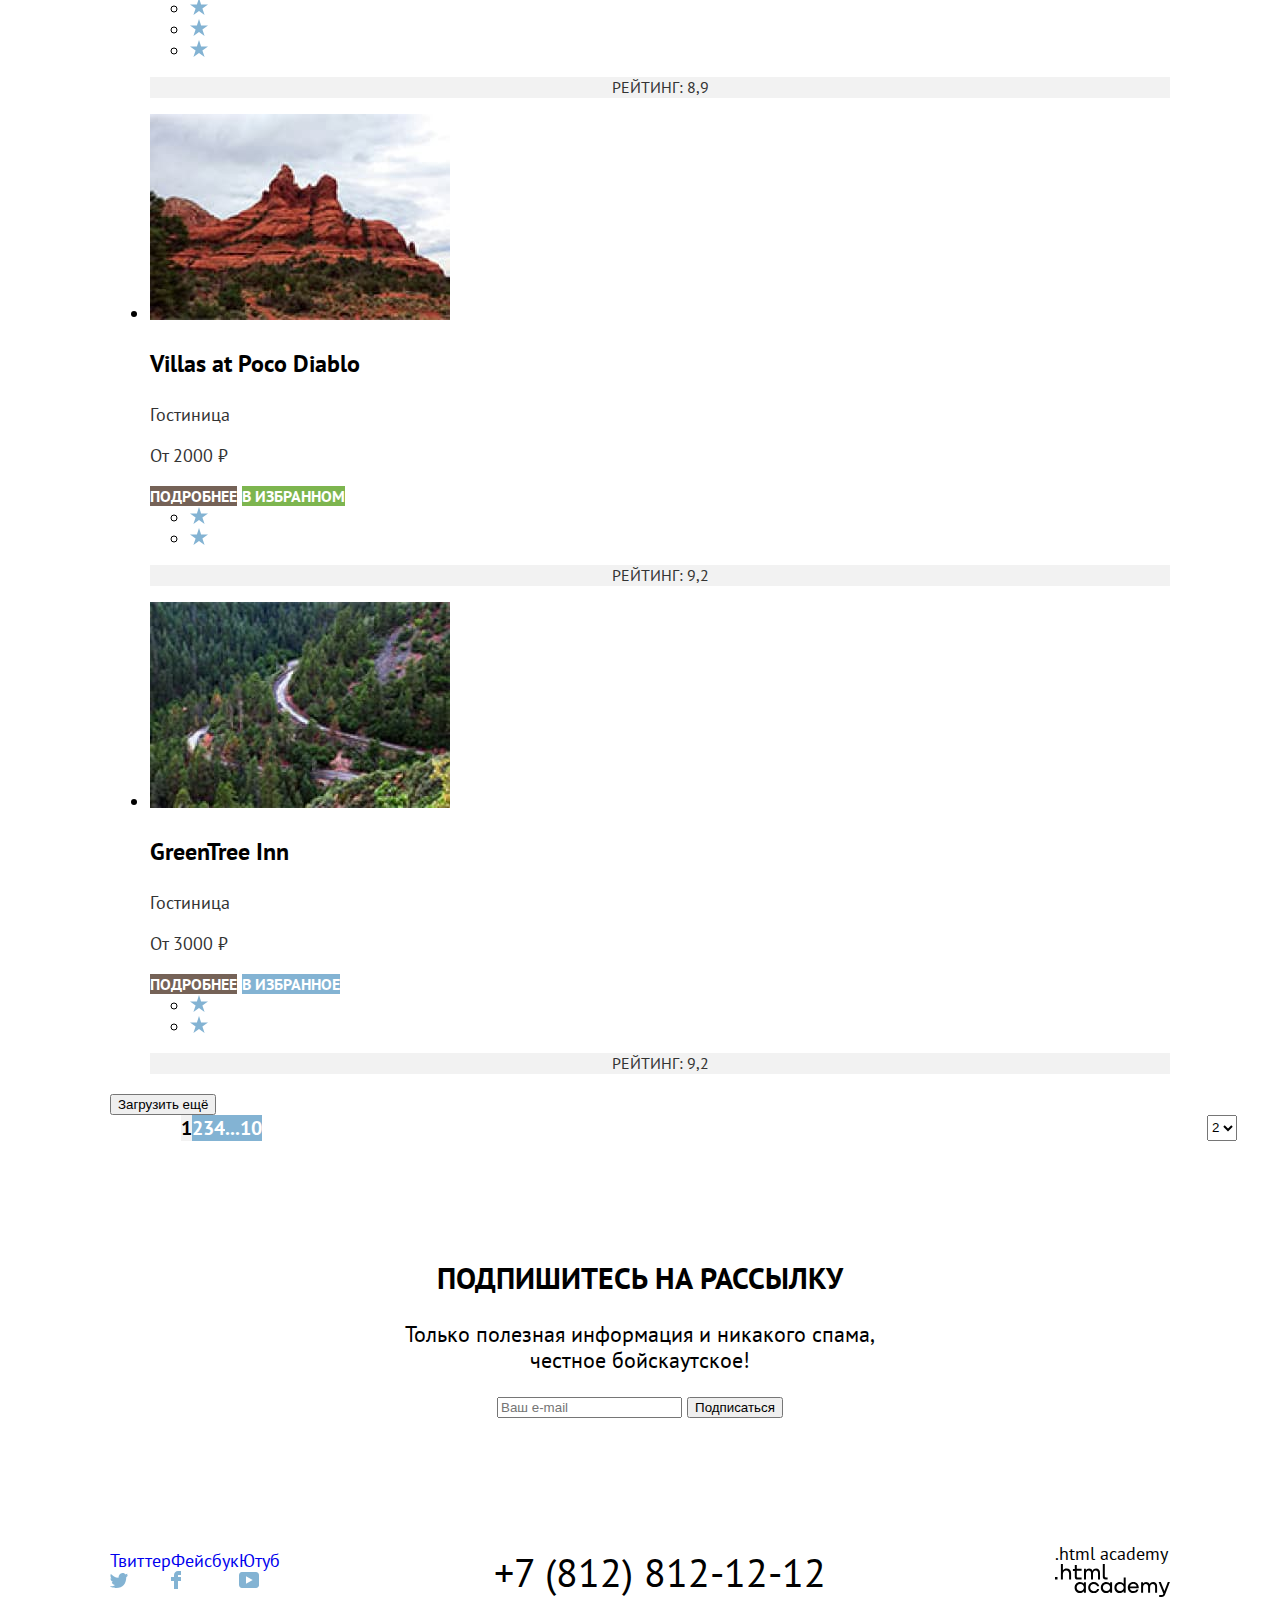
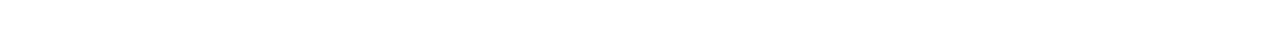
<file: 5/catalog.html>
<!DOCTYPE html>
<html lang="ru">

  <head>
    <meta charset="utf-8">
    <title>HTML Academy: Седона</title>
    <link rel="stylesheet" href="styles/styles.css">
    <base href="https://htmlacademy-htmlcss.github.io/1844021-sedona-34/5/">
</head>

  <body>
    <div class="container">
      <header class="page-header">
        <nav class="navigation">
          <a class="main-header-logo">
            <img src="images/logo-sedona.svg" alt="Логотип сайта городка Седона" width="139" height="70">
          </a>
          <ul class="navigation-list">
            <li class="navigation-item">
              <a class="navigation-link" href="#">Главная</a>
            </li>
            <li class="navigation-item">
              <a class="navigation-link" href="#">О Седоне</a>
            </li>
            <li class="navigation-item">
              <a class="navigation-link" href="catalog.html">Гостиницы</a>
            </li>
          </ul>
          <ul class="navigation-list navigation-user">
            <li class="navigation-item">
              <a class="navigation-link" href="#">
                Поиск
                <img src="images/header-search.svg" alt="поиск" width="19" height="19">
              </a>
            </li>
            <li class="navigation-item">
              <a class="navigation-link" href="#">
                Избранное
                <img src="images/header-favorite.svg" alt="избранное" width="19" height="17">
              </a>
            </li>
            <li class="navigation-item">
              <a class="button button header" href="catalog.html">ХОЧУ СЮДА!</a>
            </li>
          </ul>
        </nav>
      </header>
    </div>
    <main class="main-inner">
      <div class="main-container">
        <div class="filter-container">
          <header class="inner-header">
            <div class="breadcrumbs-container">
              <h1 class="inner-header-title">Гостиницы Седоны</h1>
              <ul class="breadcrumbs">
                <li class="breadcrumbs-item">
                  <a class="breadcrumbs-link" href="index.html">Главная</a>
                </li>
                <li class="breadcrumbs-item">
                  <a class="breadcrumbs-link">Гостиницы</a>
                </li>
              </ul>
            </div>
          </header>

          <section class="catalog-products">
            <h2 class="visually-hidden">Список гостиниц с фильтрами</h2>
            <form class="catalog-filter" action="https://echo.htmlacademy.ru/" method="get">
              <div class="filter-content-container">
                <fieldset class="catalog-filter-group">
                  <legend class="catalog-filter-title">Инфраструктура:</legend>
                  <ul class="catalog-filter-list">
                    <li class="catalog-filter-item">
                      <label class="control">
                        <input class="control-input" type="checkbox" name="pool" checked>
                        Бассейн
                      </label>
                    </li>
                    <li class="catalog-filter-item">
                      <label class="control">
                        <input class="control-input" type="checkbox" name="parking" checked>
                        Парковка
                      </label>
                    </li>
                    <li class="catalog-filter-item">
                      <label class="control">
                        <input class="control-input" type="checkbox" name="Wi-Fi">
                        Wi-Fi
                      </label>
                    </li>
                  </ul>
                </fieldset>
                <fieldset class="catalog-filter-group">
                  <legend class="catalog-filter-title">Тип жилья:</legend>
                  <ul class="catalog-filter-list">
                    <li class="catalog-filter-item">
                      <label class="control">
                        <input class="control-input" type="radio" name="type-house" value="hotel">
                        Гостиница
                      </label>
                    </li>
                    <li class="catalog-filter-item">
                      <label class="control">
                        <input class="control-input" type="radio" name="type-house" value="motel" checked>
                        Мотель
                      </label>
                    </li>
                    <li class="catalog-filter-item">
                      <label class="control">
                        <input class="control-input" type="radio" name="type-house" value="Apartments">
                        Апартаменты
                      </label>
                    </li>
                  </ul>
                </fieldset>
                <div class="button-container-apply-drop">
                  <button class="button-apply" type="submit">Применить</button>
                  <button class="button-reset" type="submit">Сбросить</button>
                </div>
              </div>
            </form>
          </section>

          <div class="catalog">
            <div class="sort-container">
              <h1 class="visually-hidden">Гостиницы в Седоне</h1>

              <p class="result-catalog">Найдено гостиниц: 38</p>
              <select class="select-control" aria-label="Сортировка">
                <option value="cheap">Сначала дешёвые</option>
                <option value="popular">Сначала популярные</option>
                <option value="expensive">Сначала дорогие</option>
              </select>
              <a href="#" class="button button-icons">
                <span class="visually-hidden">Показать список</span>
                <img class="icons-button" src="images/icons-button.svg" alt="вид иконки" width="48" height="48">
              </a>
              <a href="#" class="button button-gallery">
                <span class="visually-hidden">Показать список</span>
                <img class="gallery-button" src="images/gallery-button.svg" alt="вид галереи" width="48" height="48">
              </a>
              <a href="#" class="button button-list">
                <span class="visually-hidden">Показать список</span>
                <img class="button-list" src="images/button-list.svg" alt="вид списка" width="48" height="48">
              </a>

            </div>
            <ul class="hotel-list">
              <li class="hotel-card">
                <a class="hotel-card-link" href="#">
                  <img class="hotel-card-image" src="images/hotel-1.jpg" alt="фото горы на фоне деревьев" width="300"
                    height="206">
                  <h3 class="hotel-card-title">Amara Resort & Spa</h3>
                </a>
                <p class="hotel-text">Гостиница</p>
                <p class="hotel-price">От 4000 ₽</p>
                <a class="hotel-card-button-more" href="#">подробнее</a>
                <a class="hotel-card-button-favorites" href="#">В избранное</a>
                <ul class="number-star">
                  <li class="star">
                    <img src="images/star.svg" alt="звезда рейтинга" width="18" height="17">
                  </li>
                  <li class="star">
                    <img src="images/star.svg" alt="звезда рейтинга" width="18" height="17">
                  </li>
                  <li class="star">
                    <img src="images/star.svg" alt="звезда рейтинга" width="18" height="17">
                  </li>
                  <li class="star">
                    <img src="images/star.svg" alt="звезда рейтинга" width="18" height="17">
                  </li>
                </ul>
                <p class="hotel-rating">Рейтинг: 8,5</p>
              </li>
              <li class="hotel-card">
                <a class="hotel-card-link" href="#">
                  <img class="hotel-card-image" src="images/hotel-2.jpg" alt="гостиница на фоне гор" width="300"
                    height="206">
                  <h3 class="hotel-card-title">Desert Quail Inn</h3>
                </a>
                <p class="hotel-text">Гостиница</p>
                <p class="hotel-price">От 3000 ₽</p>
                <a class="hotel-card-button-more" href="#">подробнее</a>
                <a class="hotel-card-button-favorites" href="#">В избранное</a>
                <ul class="number-star">
                  <li class="star">
                    <img src="images/star.svg" alt="звезда рейтинга" width="18" height="17">
                  </li>
                  <li class="star">
                    <img src="images/star.svg" alt="звезда рейтинга" width="18" height="17">
                  </li>
                  <li class="star">
                    <img src="images/star.svg" alt="звезда рейтинга" width="18" height="17">
                  </li>
                </ul>
                <p class="hotel-rating">Рейтинг: 8,9</p>
              </li>
              <li class="hotel-card">
                <a class="hotel-card-link" href="#">
                  <img class="hotel-card-image" src="images/hotel-3.jpg" alt="фото горы" width="300" height="206">
                  <h3 class="hotel-card-title">Villas at Poco Diablo</h3>
                </a>
                <p class="hotel-text">Гостиница</p>
                <p class="hotel-price">От 2000 ₽</p>
                <a class="hotel-card-button-more" href="#">подробнее</a>
                <a class="hotel-card-button-infavorites" href="#">В избранном</a>
                <ul class="number-star">
                  <li class="star">
                    <img src="images/star.svg" alt="звезда рейтинга" width="18" height="17">
                  </li>
                  <li class="star">
                    <img src="images/star.svg" alt="звезда рейтинга" width="18" height="17">
                  </li>
                </ul>
                <p class="hotel-rating">Рейтинг: 9,2</p>
              </li>
              <li class="hotel-card">
                <a class="hotel-card-link" href="#">
                  <img class="hotel-card-image" src="images/hotel-4.jpg" alt="горная дорога" width="300" height="206">
                  <h3 class="hotel-card-title">GreenTree Inn</h3>
                </a>
                <p class="hotel-text">Гостиница</p>
                <p class="hotel-price">От 3000 ₽</p>
                <a class="hotel-card-button-more" href="#">подробнее</a>
                <a class="hotel-card-button-favorites" href="#">В избранное</a>
                <ul class="number-star">
                  <li class="star">
                    <img src="images/star.svg" alt="звезда рейтинга" width="18" height="17">
                  </li>
                  <li class="star">
                    <img src="images/star.svg" alt="звезда рейтинга" width="18" height="17">
                  </li>
                </ul>
                <p class="hotel-rating">Рейтинг: 9,2</p>
              </li>
            </ul>

          <button class="button load-more-button" type="submit">
            <span class="visually-hidden">Загрузить ещё</span>
          </button>
        <div class="pagination-container">
          <ul class="pagination">
            <li class="pagination-item">
              <a class="pagination-link pagination-current" href="">1</a>
            </li>
            <li class="pagination-item">
              <a class="pagination-link" href="">2</a>
            </li>
            <li class="pagination-item">
              <a class="pagination-link" href="">3</a>
            </li>
            <li class="pagination-item">
              <a class="pagination-link" href="">4</a>
            </li>
            <li class="pagination-item">
              <a class="pagination-link" href="">...</a>
            </li>
            <li class="pagination-item">
              <a class="pagination-link" href="">10</a>
            </li>
          </ul>
          <select class="select-hoslets-in-page" aria-label="Гостиниц на странице:">
            <option value="two">2</option>
            <option value="four">4</option>
            <option value="six">6</option>
        </select>
        </div>
      </div>
      </div>
      <section class="subscribe-inner">
        <h2 class="newsletter-header">Подпишитесь на рассылку</h2>
        <p class="newsletter-text">Только полезная информация и никакого спама,<br> честное бойскаутское!</p>
        <form action="https://echo.htmlacademy.ru" method="post" class="subscribe-form">
          <input type="email" name="email" placeholder="Ваш e-mail" required class="subscribe-email">
          <input type="submit" value="Подписаться" class="button button-subcribe">
        </form>
      </section>
      </div>
    </main>

    <footer class="page-footer">
      <div class="page-footer-container">
        <section class="social">
          <ul class="footer-social-list">
            <li class="footer-social-item">
              <a class="social-link" href="https://twitter.com/htmlacademy_ru">
                <span class="visually-hidden">Твиттер</span>
                <img src="images/twitter.svg" alt="твиттер" width="18" height="15">
              </a>
            </li>
            <li class="footer-social-item">
              <a class="social-link" href="https://www.facebook.com/htmlacademy">
                <span class="visually-hidden">Фейсбук</span>
                <img src="images/facebook.svg" alt="фейсбук" width="10" height="18">
              </a>
            </li>
            <li class="footer-social-item">
              <a class="social-link" href="https://www.youtube.com/c/HTMLAcademyRUS">
                <span class="visually-hidden">Ютуб</span>
                <img src="images/youtube.svg" alt="ютуб" width="20" height="16">
              </a>
            </li>
          </ul>
        </section>
        <a class="footer-contacts-address-phone" href="tel:+78128121212">
          +7 (812) 812-12-12
        </a>
        <p class="about-text">
          <a class="htmlacademy-link" href="https://htmlacademy.ru/">
            .html academy
            <img src="images/academy-logo.svg" alt="логотип академии" width="115" height="33">
          </a>
        </p>
      </div>
    </footer>

  </body>

</html>
</file>
<file: styles/styles.css>
html {}

@font-face {
  font-family: "PT Sans";
  font-style: normal;
  font-weight: 400;
  src: url("../fonts/ptsans-400.woff2") format("woff2");

  font-display: swap;
}

@font-face {
  font-family: "PT Sans";
  font-style: normal;
  font-weight: 700;
  src: url("../fonts/ptsans-700.woff2") format("woff2");

  font-display: swap;
}

@font-face {
  font-family: "PT Sans";
  font-style: italic;
  font-weight: 700;
  src: url("../fonts/ptsans-400.woff2") format("woff2");
  font-display: swap;
}

@font-face {
  font-family: "PT Sans";
  font-style: italic;
  font-weight: 700;
  src: url("../fonts/ptsans-700.woff2") format("woff2");
  font-display: swap;
}

html {
  height: 100%;
}

body {
  font-family: 'PT Sans', sans-serif;
  font-size: 18px;
  line-height: 21px;
  font-weight: 400;
  color: #000;
  background-color: #FFFFFF;
  margin: 0;
  height: 100%;
}

.container {
  max-width: 1200px;
  margin: 0 auto;
  display: flex;
  flex-direction: column;
  min-height: 100%;
}

.main-container {
  flex-grow: 1;
}

.visually-hidden {
  position: absolute;
  width: 1px;
  height: 1px;
  margin: -1px;
  padding: 0;
  border: 0;
  clip: rect(0 0 0 0);
  overflow: hidden;
}
.button {
  font-size: 16px;
  line-height: 20px;
  font-weight: 700;
  text-align: center;
  color: #ffffff;
  background: #756157;
  text-decoration: none;
  text-transform: uppercase;
}
/*Навигация*/
.navigation {
  width: 1200px;
  display: flex;
  margin: 0 auto;
  align-items: center;
}
.navigation-list {
  margin: 0;
  padding: 0;
  width: 580px;
  list-style: none;
  display: flex;
  flex-wrap: wrap;
}
.navigation-user {
  max-width: 370px;
  margin-left: auto;
  margin-right: 70px;
  justify-content: flex-end;
  flex-wrap: wrap;
}
.navigation-link {
  position: relative;
  display: block;
  padding: 20px 17px;
  font-weight: 700;
  font-size: 20px;
  line-height: 26px;
  text-transform: capitalize;
  text-decoration: none;
  color: #000000;
}
.search {
  padding: 22px 12px;
}
.favorit {
  padding: 22px 12px;
}
.counter {
  color: rgb(255, 255, 255);
  background-color: rgba(125, 181, 79, 1);
  min-width: 20px;
  border-radius: 50%;
  font-size: 10px;
  position: absolute;
  top: 14px;
  right: -3px;
  font-weight: 400;
  line-height: 21px;
  text-align: center;
}

.navigation-icon {
  position: absolute;
  top: 0;
  right: 0;
  bottom: 0;
  left: 0;
  margin: auto;
  fill: #000000;
}

.navigation-user .navigation-link {
  min-width: 16px;
  min-height: 22px;
}
.navigation-logo {

  height: 70px;
}
.navigation-link-current::before {
  position: absolute;
  right: 15px;
  bottom: 0;
  left: 15px;
  height: 4px;
  background-color: #756157;
  content: "";
}
.logo{
  padding-left: 70px;
}

.button {
  font-size: 16px;
  line-height: 20px;
  font-weight: 700;
  text-align: center;
  color: #ffffff;
  background: #756157;
  text-decoration: none;
  text-transform: uppercase;
}
.button-header {
  display: inline-block;
  width: 160px;
  border-radius: 4px;
  padding: 9px 0;
  padding-bottom: 8px;
  margin: 14px 0;
  margin-left: 20px;
}

.sort-container {
  width: 100%;
  display: flex;
  color: #000000;
  background-color: #ffffff;
  padding-left: 72px;
  padding-right: 72px;
  padding-bottom: 56px;
  padding-top: 50px;
  align-items: center;
  margin-bottom: 71px;
}

.result-catalog {
  font-size: 30px;
  line-height: 36px;
  font-weight: 700;
  width: 360px;
  text-transform: uppercase;
  margin: 0;
}

.select-control {
  font-size: 18px;
  line-height: 21px;
  width: 290px;
  height: 49px;
  margin-left: 192px;
}

.view-page {
  display: flex;
  padding: 0;
  margin: 0;
  list-style-type: none;
  height: 48px;
  margin-left: 78px;
}

.page-header {
  background: #FFFFFF;
  color: black;
  margin: 0;

}

.main-container {
  flex-grow: 1;
  width: 1200px;
  margin: 0 auto;
}
/*Заголовок основной страницы*/
.welcome {
  background-size: 100% auto;
  background-repeat: no-repeat;
  background-image: url(../images/background-header.jpg);
  padding-top: 52px;
  padding-bottom: 81px;
}

.page-main-text {
  display: block;
  margin: 0 auto;
}

.divider {
  background: #ffffff;
  color: #000000;
  width: 1200px;
  text-align: center;
  margin: 0;
  margin-top: 63px;
  margin-bottom: 80px;
}

.divider-title {
  font-size: 30px;
  font-weight: 700;
  line-height: 36px;
  text-transform: uppercase;
}

.divider-text {
  font-size: 22px;
  font-weight: 400;
  line-height: 26px;
  color: #333333;
}
/*Преимущества*/
.advices-list {
  margin: 0;
  padding: 0;
  list-style: none;
  display: flex;
  flex-direction: row;
  text-align: center;
  flex-wrap: wrap;
  justify-content: space-between;
}

.advices-item {
  width: 400px;
  height: 384px;
  background-color: #83B3D31F;
}

.photo-town,
.photo-bridge {
  width: 800px;
}

.advices-title {
  font-size: 24px;
  font-weight: 700;
  line-height: 28px;
  text-align: center;
  text-transform: uppercase;
  color: #000000;
  margin: 184px 85px 30px;
  padding: 0 25px;
}

.blue {
  color: #FFFFFF;
  background-color: #83B3D3;
}

.advantages-title {
  text-transform: uppercase;
  margin: 100px 85px 30px;
  padding: 0 25px;
}

.advices-text {
  color: #333333;
  font-weight: 400;
  line-height: 21px;
  font-size: 18px;
  margin: 0 85px auto;
}

.advices-nubmer {
  font-size: 18px;
  font-weight: 400;
  line-height: 21px;
  margin: 0 85px 30px;
}
.advisces-nubmer-road{
  margin: 0;
  margin-bottom: 30px;
}

.advices-item-eat {
  background-color: #FFFFFF;
}

.advices-item-road {
  background-color: #e6f0f6;
}

/*Поиск гостинницы*/

.hotel-search {
  background-color: #FFFFFF;
  color: #000;
  text-align: center;
  font-style: normal;
  width: 1200px;
  padding-top: 91px;

}

.hotel-intro {
  font-weight: 700;
  font-size: 30px;
  line-height: 36px;
  text-transform: uppercase;
  color: #000000;
  text-align: center;

}

.hotel-search-text {
  background-color: #FFFFFF;
  font-weight: 400;
  font-size: 22px;
  line-height: 26px;
  color: #333333;
  text-align: center;
  margin: 0;
  margin-top: 29px;
  margin-left: 240px;
  margin-right: 240px;
}

.btn-search-hotel{
  color: #FFFFFF;
  background-color: #756257;
  font-weight: 700;
  font-size: 20px;
  line-height: 36px;
  text-transform: uppercase;
  text-decoration: none;
  display: block;
  width: 574px;
  margin: 0 auto;
  margin-bottom: 93px;
  margin-top: 56px;
}

/*Подписка на рассылку*/
.newsletter {
  color: #FFFFFF;
  background-color: #000;
  text-align: center;
  background-image: url(../images/email.jpg);
  background-size: 100% auto;
  background-repeat: no-repeat;
  width: auto;
  padding: 94px 0;
  margin: 0 auto;
}

.subscribe-inner {
  color: #000000;
  background-color: #ffffff;
  text-align: center;
  background-size: 100% auto;
  background-repeat: no-repeat;
  width: auto;
  padding: 94px 0;
  margin: 0 auto;


}

.newsletter-header {
  text-transform: uppercase;
  font-weight: 700;
  font-size: 30px;
  line-height: 36px;
  width: 475px;
  margin: 0 auto;
  margin-bottom: 45px;

}

.newsletter-text {
  font-weight: 400;
  font-size: 22px;
  line-height: 26px;
  margin-top: 30px;

}
/*Подвал сайта*/
.page-footer-container {
  display: flex;
  margin: 0 auto;
  width: 1060px;
  margin: 40px 70px 30px 70px;
  justify-content: space-between;
  align-items: center;
}
.social {
  max-width: 155px;
}
.social-list {
  list-style: none;
  display: flex;
  flex-wrap: wrap;
  margin: 0 auto;
  padding: 0;
}
.social-item {
  margin-right: 5px;
  margin-bottom: 8px;
}
.social-item:nth-child(3n) {
  margin-right: 0;
}
.social-link {
  display: block;
  min-width: 47px;
  min-height: 40px;
}
.logo-footer-academy {
  width: 115px;
  }
.page-footer {
  background: #ffffff;
  width: 1200px;
}
.contact {
  font-style: normal;
  text-align: center;
  width: 720px;
}
.contact-phone {
  color: #000000;
  font-size: 40px;
  font-weight: 400;
  line-height: 40px;
  text-decoration-line:none;
}

.navigation-item-link {
  font-weight: 700;
  font-size: 16px;
  line-height: 20px;
  color: #FFFFFF;
  background-color: #756257;
  text-decoration: none;
}
/*Фильтр поиска*/
.filter-container {
  background-image: url("../images/header-catalog.jpg");
  background-color: #688eb5;
  background-size: 100% auto;
  background-repeat: no-repeat;
  display: flex;
  flex-direction: column;
  color: #ffffff;
  padding: 35px 70px 70px;

}

.filter-content-container {
  display: flex;
}

.inner-header-title {
  font-size: 60px;
  font-weight: 700;
  line-height: 78px;
  text-align: left;
  margin: 0 auto;
}

.catalog-filter-title,
.type-of-housing-title {
  font-size: 20px;
  font-weight: 700;
  line-height: 26px;
  text-align: left;
}

ul.catalog-filter-list {
  list-style: none;
}

.catalog-filter-item {
  font-size: 18px;
  font-weight: 400;
  line-height: 21px;
}
/*Хлебные крошки*/
.breadcrumbs-list {
  display: flex;
  justify-content: flex-start;
  flex-direction: row;
  padding-bottom: 28px;
}

.breadcrumbs {
  font-size: 16px;
  font-weight: 400;
  line-height: 21px;
  text-align: left;
  list-style: none;
  display: flex;
  padding: 0;
}

.breadcrumbs-item:not(:first-child) {
  margin-left: 34px;
}

.breadcrumbs-link {
  text-decoration: none;
  color: #ffffff;
}
/*Кнопки*/
.button-container-apply-drop {
  display: flex;
  flex-direction: column;
  justify-content: space-around;
  margin-left: auto;
  padding-right: 72px;
}

.button-apply {
  width: 160px;
  border-radius: 4px;
  color: #ffffff;
  background: #82B3D3;
  border: none;
  padding: 14px 15px;
  text-transform: uppercase;
}

.button-reset {
  width: 160px;
  border-radius: 4px;
  color: #ffffff;
  background: none;
  border: none;
  padding: 14px 15px;
  text-transform: uppercase;


}

.catalog-filter {
  display: flex;
}



/*Результаты поиска*/
.sort-container {
  display: flex;
  margin-bottom: 56px;
  margin-left: 71px;
  margin: 0;
}

.result-catalog {
  font-weight: 700;
  font-size: 30px;
  line-height: 39px;
  text-transform: uppercase;
}
/*Каталог гостинницы*/
.button-about {
  width: 110px;
  border-radius: 4px;
  padding: 9px 15px;
  grid-row: 4/5;
  grid-column: 2/3;
}
.button-like {
  width: 110px;
  border-radius: 4px;
  background: #82B3D3;
  padding: 9px 15px;
  grid-row: 4/5;
  grid-column: 4/5;
}
.button-rating {
  font-family: "PT Sans", sans-serif;
  font-size: 16px;
  text-transform: uppercase;
  width: 140px;
  background: #F2F2F2;
  border-radius: 4px;
  border: none;
  padding: 9px 22px;
  grid-row: 5/6;
  grid-column: 4/5;
  box-sizing: border-box;
}
.button-like-current {
  background-color: #7DB54F;
}
.product-list {
  display: grid;
  grid-template-columns: repeat(3, 340px);
  gap: 18px;
  padding: 0;
  margin: 0 0 85px;
}
.product-card {
  display: grid;
  grid-template-columns: 20px 140px 20px 140px 20px;
  grid-template-rows: 231px min-content min-content auto auto;
  row-gap: 16px;
}
.product-card-image {
  padding-top: 20px;
  object-fit: contain;
  max-width: 100%;
}
.product-card-link {
  text-decoration: none;
  grid-column: 2/5;
}
.product-card-title {
  font-size: 24px;
  font-weight: 700;
  line-height: 28px;
  text-align: left;
  color: #000000;
  text-decoration: none;
  grid-column: 2/5;
  grid-row: 2/3;
}
.product-card-title h3{
  margin: 0;
}
.housing-name, .housing-price {
  font-size: 18px;
  font-weight: 400;
  line-height: 21px;
  text-align: left;
  color: #333333;
}
.housing-name {
  grid-column: 2/3;
}
.housing-price {
  grid-column: 4/5;
}
.stars {
  margin: 0;
  padding: 0;
  grid-row: 5/6;
  grid-column: 2/3;
}
.stars.four {
  display: block;
  width: 88px;
  height: 17px;
  background-repeat: space;
  background-image: url(../images/star.svg);
}
.stars.three {
  display: block;
  width: 70px;
  height: 17px;
  background-repeat: space;
  background-image: url(../images/star.svg);
}
.stars.two {
  display: block;
  width: 52px;
  height: 17px;
  background-repeat: space;
  background-image: url(../images/star.svg);
}
.hotel-text .hotel-price{
  font-size: 18px;
  font-weight: 400;
  line-height: 21px;
  text-align: left;
  color: #333333;
}
.hotel-text{
  grid-column: 2/3;
}
.hotel-price{
  grid-column: 4/5;
}


.more {
  margin: 30px 217px;

}

a {
  text-decoration: none;
}





.hotel-card-button-infavorites {
  font-weight: 700;
  font-size: 16px;
  line-height: 21px;
  text-align: center;
  text-transform: uppercase;
  color: #FFFFFF;
  background-color: #7DB54F;
}

.hotel-rating {
  font-weight: 400;
  font-size: 16px;
  line-height: 21px;
  text-align: center;
  text-transform: uppercase;
  color: #333333;
  background-color: #F2F2F2;
}
  .stars {
    margin: 0;
    padding: 0;
    grid-row: 5/6;
    grid-column: 2/3;
  }
  .stars.four {
    display: block;
    width: 88px;
    height: 17px;
    background-repeat: space;
    background-image: url(../images/star.svg);
  }
  .stars.three {
    display: block;
    width: 70px;
    height: 17px;
    background-repeat: space;
    background-image: url(../images/star.svg);
  }
  .stars.two {
    display: block;
    width: 52px;
    height: 17px;
    background-repeat: space;
    background-image: url(../images/star.svg);
  }

/*Пагинация*/
.pagination-link {
  display: block;
  box-sizing: border-box;
  padding: 12px 24px;
  font-size: 20px;
  font-weight: 700;
  line-height: 36px;
  text-decoration: none;
  color: #ffffff;
  background: #82B3D3;
  width: 60px;
  height: 60px;
}

.pagination-current {
  background: #F2F2F2;
  color: #000000;
}

.pagination-container {
  display: flex;
}

.pagination {
  display: flex;
  list-style-type: none;
  margin: 0;
  padding: 0;
}

.pagination-item:not(:last-child) {
  margin-right: 8px;
}

.pagination-item:last-child .pagination-link {
  padding: 12px 19px;
}

.select-hoslets-in-page {
  margin-left: auto;
}

.select-hoslets-in-page {
  margin-left: auto;
}

.pagination {
  display: flex;
  list-style-type: none;
  margin: 0;
  padding: 0;
}

.pagination-link {
  font-weight: 700;
  font-size: 20px;
  line-height: 26px;
  text-align: center;
  text-transform: uppercase;
  color: #FFFFFF;
  background-color: #83B3D3;
}

.pagination-current {
  color: #000000;
  background-color: #F2F2F2;
}

.hotel-page {
  font-weight: 400;
  font-size: 18px;
  line-height: 23px;
  color: #333333;
  background-color: #FFFFFF;
}
/*Поиск гостинниц в каталоге*/
.newsletter-catalog {
  background-color: #FFFFFF;
  text-align: center;
}

.newsletter-catalog-subscribe {
  font-weight: 700;
  font-size: 30px;
  line-height: 36px;
  text-transform: uppercase;
  color: #000000;
}

.newsletter-catalog-text {
  font-weight: 400;
  font-size: 22px;
  line-height: 26px;
  color: #333333;
}

.newsletter-button {
  background-color: #83B3D3;
  color: #FFFFFF;
  font-size: 20px;
  line-height: 26px;
  text-transform: uppercase;
}

.newsletter-catalog-button {
  background-color: #83B3D3;
  color: #FFFFFF;
  font-size: 20px;
  line-height: 26px;
  text-transform: uppercase;
}
</file>
<file: 4/styles/styles.css>
@font-face {
    font-family: "PT Sans";
    font-style: normal;
    font-weight: 400;
    src: url("../fonts/ptsans-400.woff2") format("woff2");

    font-display: swap;
}
@font-face {
    font-family: "PT Sans";
    font-style: normal;
    font-weight: 700;
    src: url("../fonts/ptsans-700.woff2") format("woff2");

    font-display: swap;
}
@font-face {
    font-family: "PT Sans";
    font-style: italic;
    font-weight: 700;
    src: url("../fonts/ptsans-400.woff2") format("woff2");
    font-display: swap;
}    
@font-face {
    font-family: "PT Sans";
    font-style: italic;
    font-weight: 700;
    src: url("../fonts/ptsans-700.woff2") format("woff2");
    font-display: swap;
}    
body{
    font-family: "PT Sans", sans-serif;
    font-size: 18px;
    line-height: 21px;
    color: #242424;
    background-color: #ffffff;
}
.page-header{
    background: #ffffff;
    color: black;
}
.navigation-link{
    font-size: 20px;
    line-height: 26px;
    color: black;
    background-color: #ffffff; 
    font-weight: 700;
    text-decoration: none;
}
.advantages{
    text-align: center;
}
.advatages-title{
    background-color: #ffffff;
    color: #000;
    font-weight: 700;
    font-size: 30px;
    line-height: 36px;
    text-transform: uppercase;
}
.advantages-description{
    background-color: #ffffff;
    color: #000;
    font-weight: 400;
    font-size: 22px;
    line-height: 36px;  
}
.advantages-block{
    color: #ffffff;
    background-color: #83B3D3;
}
.advices-item-home{
    color: #000000;
    background-color: rgba(131, 179, 211, 0.12);
    text-align: center;
}
.advices-title{
    color: #000000;
    font-weight:700;
    font-size:24px;
    line-height:28px;
    text-transform:uppercase;
}
.advices-text{
    color:#333333;
    font-weight: 400;
    line-height: 21px;
    font-size: 18px;
}
.advices-item-eat{
    color: #333333;
    background-color:#ffffff;
    text-align: center;
}
.advices-item-souvenirs{
    color: #333333;
    background-color: rgba(131, 179, 211, 0.12);
    text-align: center;
}
.advices-item-square{
    columns: #333333;
    background-color: rgba(131, 179, 211, 0.12);
    text-align: center;
}
.advices-item-road{
    columns: #333333;
    background-color: rgba(131, 179, 211, 0.2);
    text-align: center;
}
.advices-item-tourist{
    color: #333333;
    background-color: rgba(131, 179, 211, 0.12);
    text-align: center;
}
.hotel-search{
    background-color: #ffffff;
    color: #000;
    text-align: center;
    position: absolute;
    font-style: normal;
}
.hotel-intro{
    background-color: #ffffff;
    color: #000;
    font-weight: 700;
    font-size: 30px;
    line-height: 36px;
    text-align: center;
    text-transform: uppercase;
}
.hotel-search-text{
    background-color: #ffffff;
    color: #333333;
    font-weight: 400;
    font-size: 22px;
    line-height: 26px; 
}
.button-search-hotel{
    color: #ffffff;
    background-color:#756257;
    font-weight: 700;
    font-size: 20px;
    line-height: 36px;
    text-transform: uppercase;
    text-decoration: none;
}
.newsletter{
    color: white;
    background-color: #000;
    text-align: center;
    background-image: url(../images/email.jpg);
    background-size: 100% auto;
    background-repeat: no-repeat;
    margin-left:200px ;
}
.newsletter-header{
    text-transform: uppercase;
    font-weight: 700;
    font-size: 30px;
    line-height: 36px;
}
.newsletter-text{
    font-weight: 400;
    font-size: 22px;
    line-height: 26px;
}
.page-footer{
    background-color: #ffffff;
    color:#000;
}
.footer-contacts-address-phone{
    color: #000;
    font-weight: 400;
    font-size: 40px;
    line-height: 40px;
    text-decoration: none;
}
.page-footer .htmlacademy-link{
    color: #000;
}
.navigation-item-link{
    font-weight: 700;
    font-size: 16px;
    line-height: 20px;
    color: #ffffff;
    background-color: #756257;
    text-decoration: none;
}
.catalog-hotels{
    color: white;
    background-color: #000;
    background-image: url(../images/header-catalog.jpg);
    background-repeat: no-repeat;
    background-size: 100% ;
    
}
.inner-header-title{
    font-weight: 700;
    font-size: 60px;
    line-height: 78px
}
.breadcrumbs-item{
    font-weight: 400;
    font-size: 16px;
    line-height: 21px;
}
.catalog-filter-title{
    font-weight: 700;
    font-size: 20px;
    line-height: 26px;
}
.control-input{
    font-weight: 400;
    font-size: 18px;
    line-height: 23px;
}
.result-catalog{
    font-weight: 700;
    font-size: 30px;
    line-height: 39px;
    color:#000000;
    background-color: #ffffff;
    text-transform: uppercase;
}
.hotel-card-title{
    font-weight: 700;
    font-size: 24px;
    line-height: 31px;
    color: #000000;
    background-color: #ffffff;
}
a{
    text-decoration: none;
}
.hotel-text{
    font-weight: 400;
    font-size: 18px;
    line-height: 23px;
    background-color: #ffffff;
    color: #333333;
}
.hotel-price{
    font-weight: 400;
    font-size: 18px;
    line-height: 23px;
    background-color: #ffffff;
    color: #333333;
}
.hotel-card-button-more{
    font-weight: 700;
    font-size: 16px;
    line-height: 21px;
    text-align: center;
    text-transform: uppercase;
    color: #ffffff;
    background-color: #756257;
}
.hotel-card-button-favorites{
    font-weight: 700;
    font-size: 16px;
    line-height: 21px;
    text-align: center;
    text-transform: uppercase;
    color: #ffffff;
    background-color: #83B3D3;
}
.hotel-card-button-infavorites{
    font-weight: 700;
    font-size: 16px;
    line-height: 21px;
    text-align: center;
    text-transform: uppercase;
    color: #ffffff;
    background-color: #7DB54F;
}
.hotel-rating{
    font-weight: 400;
    font-size: 16px;
    line-height: 21px;
    text-align: center;
    text-transform: uppercase;
    color: #333333;
    background-color: #F2F2F2;
}
.pagination-link-one{
    font-weight: 700;
    font-size: 20px;
    line-height: 26px;
    text-align: center;
    text-transform: uppercase;
    color: #000000;
    background-color: #F2F2F2;
}
.pagination-link{
    font-weight: 700;
    font-size: 20px;
    line-height: 26px;
    text-align: center;
    text-transform: uppercase;
    color: #ffffff;
    background-color: #83B3D3;
}
.hotel-page{
    font-weight: 400;
    font-size: 18px;
    line-height: 23px;
    color: #333333;
    background-color: #ffffff;
}
.newsletter-catalog{
    background-color: #ffffff;
    text-align: center;
}
.newsletter-subscribe-catalog{
    font-weight: 700;
    font-size: 30px;
    line-height: 36px;
    text-transform: uppercase;
    color: #000000;
}
.newsletter-text-catalog{
    font-weight: 400;
    font-size: 22px;
    line-height: 26px;
    color: #333333;
}
</file>
<file: 5/styles/styles.css>
@font-face {
  font-family: "PT Sans";
  font-style: normal;
  font-weight: 400;
  src: url("../fonts/ptsans-400.woff2") format("woff2");

  font-display: swap;
}

@font-face {
  font-family: "PT Sans";
  font-style: normal;
  font-weight: 700;
  src: url("../fonts/ptsans-700.woff2") format("woff2");

  font-display: swap;
}

@font-face {
  font-family: "PT Sans";
  font-style: italic;
  font-weight: 700;
  src: url("../fonts/ptsans-400.woff2") format("woff2");
  font-display: swap;
}

@font-face {
  font-family: "PT Sans";
  font-style: italic;
  font-weight: 700;
  src: url("../fonts/ptsans-700.woff2") format("woff2");
  font-display: swap;
}

html {
  height: 100%;
}


body {
  margin: 0;
  display: flex;
  flex-direction: column;
  min-height: 100%;
  font-family: "PT Sans", sans-serif;
  font-size: 18px;
  line-height: 21px;
  color: #242424;
  background-color: #FFFFFF
}
.main-container{
  flex-grow: 1;
}



.navigation {
  width: 1060px;
  display: flex;
  margin: 0 auto;
  align-items: center;
}

.navigation-logo {
  margin-left: 70px;
  margin-right: 30px;
}

.navigation-list {
  margin: 0;
  padding: 0;
  width: 580px;
  list-style: none;
  display: flex;
  flex-wrap: wrap;
}

.navigation-user {
  max-width: 370px;
  margin-left: auto;
  margin-right: 70px;
  justify-content: flex-end;
  flex-wrap: wrap;
}

.navigation-link {
  display: block;
  padding: 20px 17px;
  font-weight: 700;
  font-size: 20px;
  line-height: 26px;
  text-decoration: none;
  color: #000000;
}

.navigation-user .navigation-link {
  min-width: 16px;
  min-height: 22px;
}

.container {
  width: 1200px;
  margin: 0 auto;
  background-color: #ffffff;
}

.page-header {
  background: #FFFFFF;
  color: black;
  margin: 0;

}

.main-container {
  flex-grow: 1;
  width: 1200px;
  margin: 0 auto;
}

.welcome {
  background-size: 100% auto;
  background-repeat: no-repeat;
  background-image: url(../images/background-header.jpg);
}

.page-main-text {
  display: block;
  margin: 0 auto;
}

.divider {
  background: #ffffff;
  color: #000000;
  width: 1200px;
  text-align: center;
  margin: 0;

}

.divider-title {
  font-size: 30px;
  font-weight: 700;
  line-height: 36px;
  text-transform: uppercase;
}

.divider-text {
  font-size: 22px;
  font-weight: 400;
  line-height: 26px;
  color: #333333;
}

.advices-list {
  margin: 0;
  padding: 0;
  list-style: none;
  display: flex;
  flex-direction: row;
  text-align: center;
  flex-wrap: wrap;
  justify-content: space-between;
}

.advices-item {
  width: 400px;
  height: 384px;
  background-color: #83B3D31F;
}

.photo-town,
.photo-bridge {
  width: 800px;
}

.advices-title {
  font-size: 24px;
  font-weight: 700;
  line-height: 28px;
  text-align: center;
  text-transform: uppercase;
  color: #000000;

}

.blue {
  color: #FFFFFF;
  background-color: #83B3D3;
}

.advantages-title {
  text-transform: uppercase;
}

.advices-text {
  color: #333333;
  font-weight: 400;
  line-height: 21px;
  font-size: 18px;
}

.advices-item-eat {
  background-color: #FFFFFF;
}

.advices-item-road {
  background-color: #e6f0f6;
}


.hotel-search {
  background-color: #FFFFFF;
  color: #000;
  text-align: center;
  font-style: normal;
  width: 1200px;
  height: 417px;
  margin: 0 auto 30px;
  padding-top: 90px;
}

.hotel-intro {
  font-weight: 700;
  font-size: 30px;
  line-height: 36px;
  text-align: center;
  text-transform: uppercase;
}

.hotel-search-text {
  background-color: #FFFFFF;
  color: #333333;
  font-weight: 400;
  font-size: 22px;
  line-height: 26px;
}

.search-hotel {
  color: #FFFFFF;
  background-color: #756257;
  font-weight: 700;
  font-size: 20px;
  line-height: 36px;
  text-transform: uppercase;
  text-decoration: none;
}


.newsletter {
  color: #FFFFFF;
  background-color: #000;
  text-align: center;
  background-image: url(../images/email.jpg);
  background-size: 100% auto;
  background-repeat: no-repeat;
  width: auto;
  text-align: center;
  padding: 94px 200px;

}

.subscribe-inner {
  color: #000000;
  background-color: #ffffff;
  text-align: center;
  background-size: 100% auto;
  background-repeat: no-repeat;
  width: auto;
  text-align: center;
  padding: 94px 200px;

}

.newsletter-header {
  text-transform: uppercase;
  font-weight: 700;
  font-size: 30px;
  line-height: 36px;
}

.newsletter-text {
  font-weight: 400;
  font-size: 22px;
  line-height: 26px;
}


.page-footer-container {
  display: flex;
  margin: 0 auto;
  width: 1060px;
  height: 120px;
  justify-content: space-between;
  align-items: center;
}

.social {
  max-width: 155px;
}

.footer-social-list {
  list-style: none;
  display: flex;
  margin: 0 auto;
  padding: 0;
}

.social-link {
  display: block;
  min-width: 47px;
  min-height: 40px;
}

.footer-contacts-address-phone {
  color: #000;
  font-weight: 400;
  font-size: 40px;
  line-height: 40px;
  text-decoration: none;
}

.page-footer .htmlacademy-link {
  color: #000;
}

.about-text {
  width: 115px;
}

.navigation-item-link {
  font-weight: 700;
  font-size: 16px;
  line-height: 20px;
  color: #FFFFFF;
  background-color: #756257;
  text-decoration: none;
}

.filter-container {
  background-image: url(../images/header-catalog.jpg);
  background-color: #ffffff;
  background-size: 100% auto;
  background-repeat: no-repeat;
  display: flex;
  flex-direction: column;
  color: #ffffff;

}

.ilter-content-container {
  display: flex;
}

.filter-content-container {
  display: flex;
  margin-left: 71px;
}

.sort-container {
  display: flex;
  margin-bottom: 55px;
}

.breadcrumbs {
  display: flex;
  list-style: none;
  margin-left: 73px;
}

.inner-header-title {
  font-weight: 700;
  font-size: 60px;
  line-height: 78px;
  margin-left: 71px;
}

.breadcrumbs-item {
  font-weight: 400;
  font-size: 16px;
  line-height: 21px;
}

.catalog-filter-title {
  font-weight: 700;
  font-size: 20px;
  line-height: 26px;
}

.control-input {
  font-weight: 400;
  font-size: 18px;
  line-height: 23px;
}

.catalog-filter {
  display: flex;
  flex-direction: column;
}

.catalog {
  background: #ffffff;
  color: #000000;
  margin: 0 auto;
  width: 1060px;
}


.result-catalog {
  font-weight: 700;
  font-size: 30px;
  line-height: 39px;
  color: #000000;
  background-color: #FFFFFF;
  text-transform: uppercase;
}

.hotel-card-title {
  font-weight: 700;
  font-size: 24px;
  line-height: 31px;
  color: #000000;
  background-color: #FFFFFF;
}

a {
  text-decoration: none;
}

.hotel-text {
  font-weight: 400;
  font-size: 18px;
  line-height: 23px;
  background-color: #FFFFFF;
  color: #333333;
}

.hotel-price {
  font-weight: 400;
  font-size: 18px;
  line-height: 23px;
  background-color: #FFFFFF;
  color: #333333;
}

.hotel-card-button-more {
  font-weight: 700;
  font-size: 16px;
  line-height: 21px;
  text-align: center;
  text-transform: uppercase;
  color: #FFFFFF;
  background-color: #756257;
}

.hotel-card-button-favorites {
  font-weight: 700;
  font-size: 16px;
  line-height: 21px;
  text-align: center;
  text-transform: uppercase;
  color: #FFFFFF;
  background-color: #83B3D3;
}

.hotel-card-button-infavorites {
  font-weight: 700;
  font-size: 16px;
  line-height: 21px;
  text-align: center;
  text-transform: uppercase;
  color: #FFFFFF;
  background-color: #7DB54F;
}

.hotel-rating {
  font-weight: 400;
  font-size: 16px;
  line-height: 21px;
  text-align: center;
  text-transform: uppercase;
  color: #333333;
  background-color: #F2F2F2;
}

.pagination-container {
  display: flex;
  width: 1056px;
  margin-left: 71px;
}

.select-hoslets-in-page {
  margin-left: auto;
}

.pagination {
  display: flex;
  list-style-type: none;
  margin: 0;
  padding: 0;
}

.pagination-link {
  font-weight: 700;
  font-size: 20px;
  line-height: 26px;
  text-align: center;
  text-transform: uppercase;
  color: #FFFFFF;
  background-color: #83B3D3;
}

.pagination-current {
  color: #000000;
  background-color: #F2F2F2;
}

.hotel-page {
  font-weight: 400;
  font-size: 18px;
  line-height: 23px;
  color: #333333;
  background-color: #FFFFFF;
}

.newsletter-catalog {
  background-color: #FFFFFF;
  text-align: center;
}

.newsletter-catalog-subscribe {
  font-weight: 700;
  font-size: 30px;
  line-height: 36px;
  text-transform: uppercase;
  color: #000000;
}

.newsletter-catalog-text {
  font-weight: 400;
  font-size: 22px;
  line-height: 26px;
  color: #333333;
}

.newsletter-button {
  background-color: #83B3D3;
  color: #FFFFFF;
  font-size: 20px;
  line-height: 26px;
  text-transform: uppercase;
}

.newsletter-catalog-button {
  background-color: #83B3D3;
  color: #FFFFFF;
  font-size: 20px;
  line-height: 26px;
  text-transform: uppercase;
}
</file>
